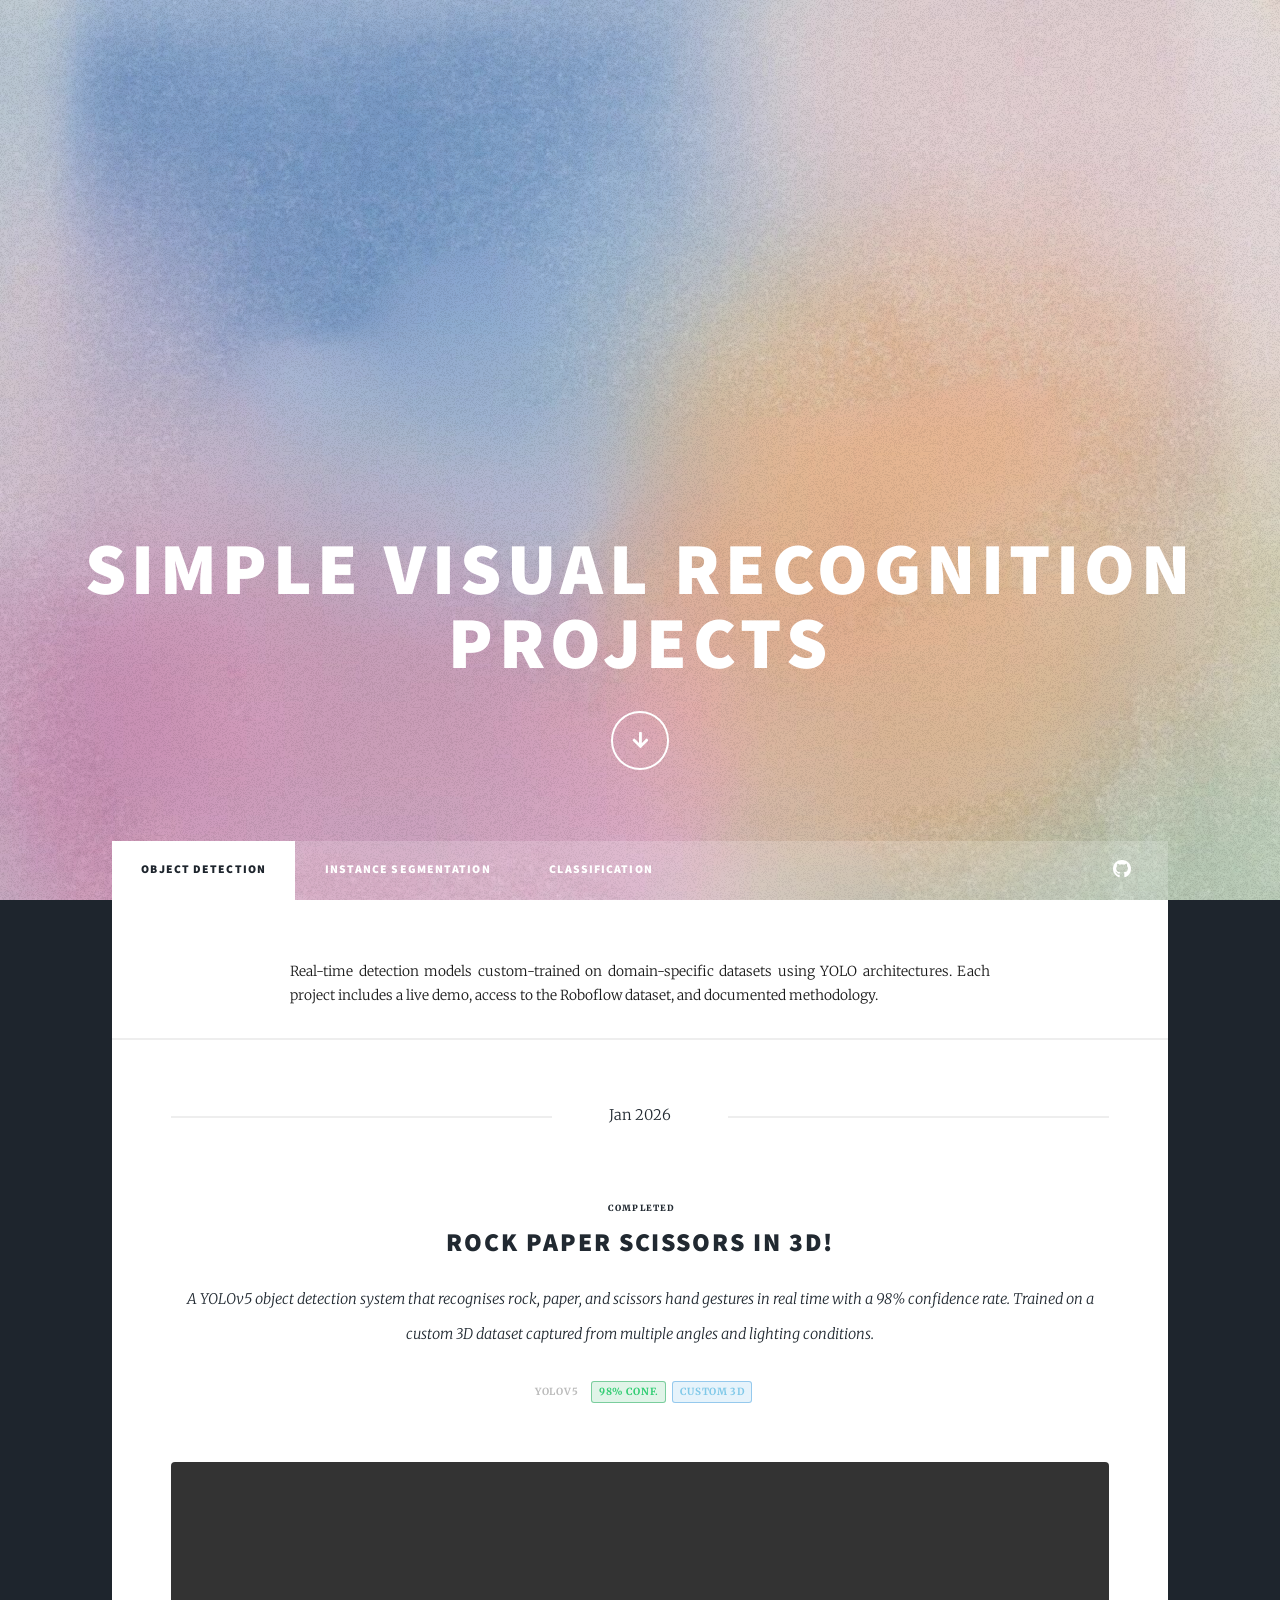
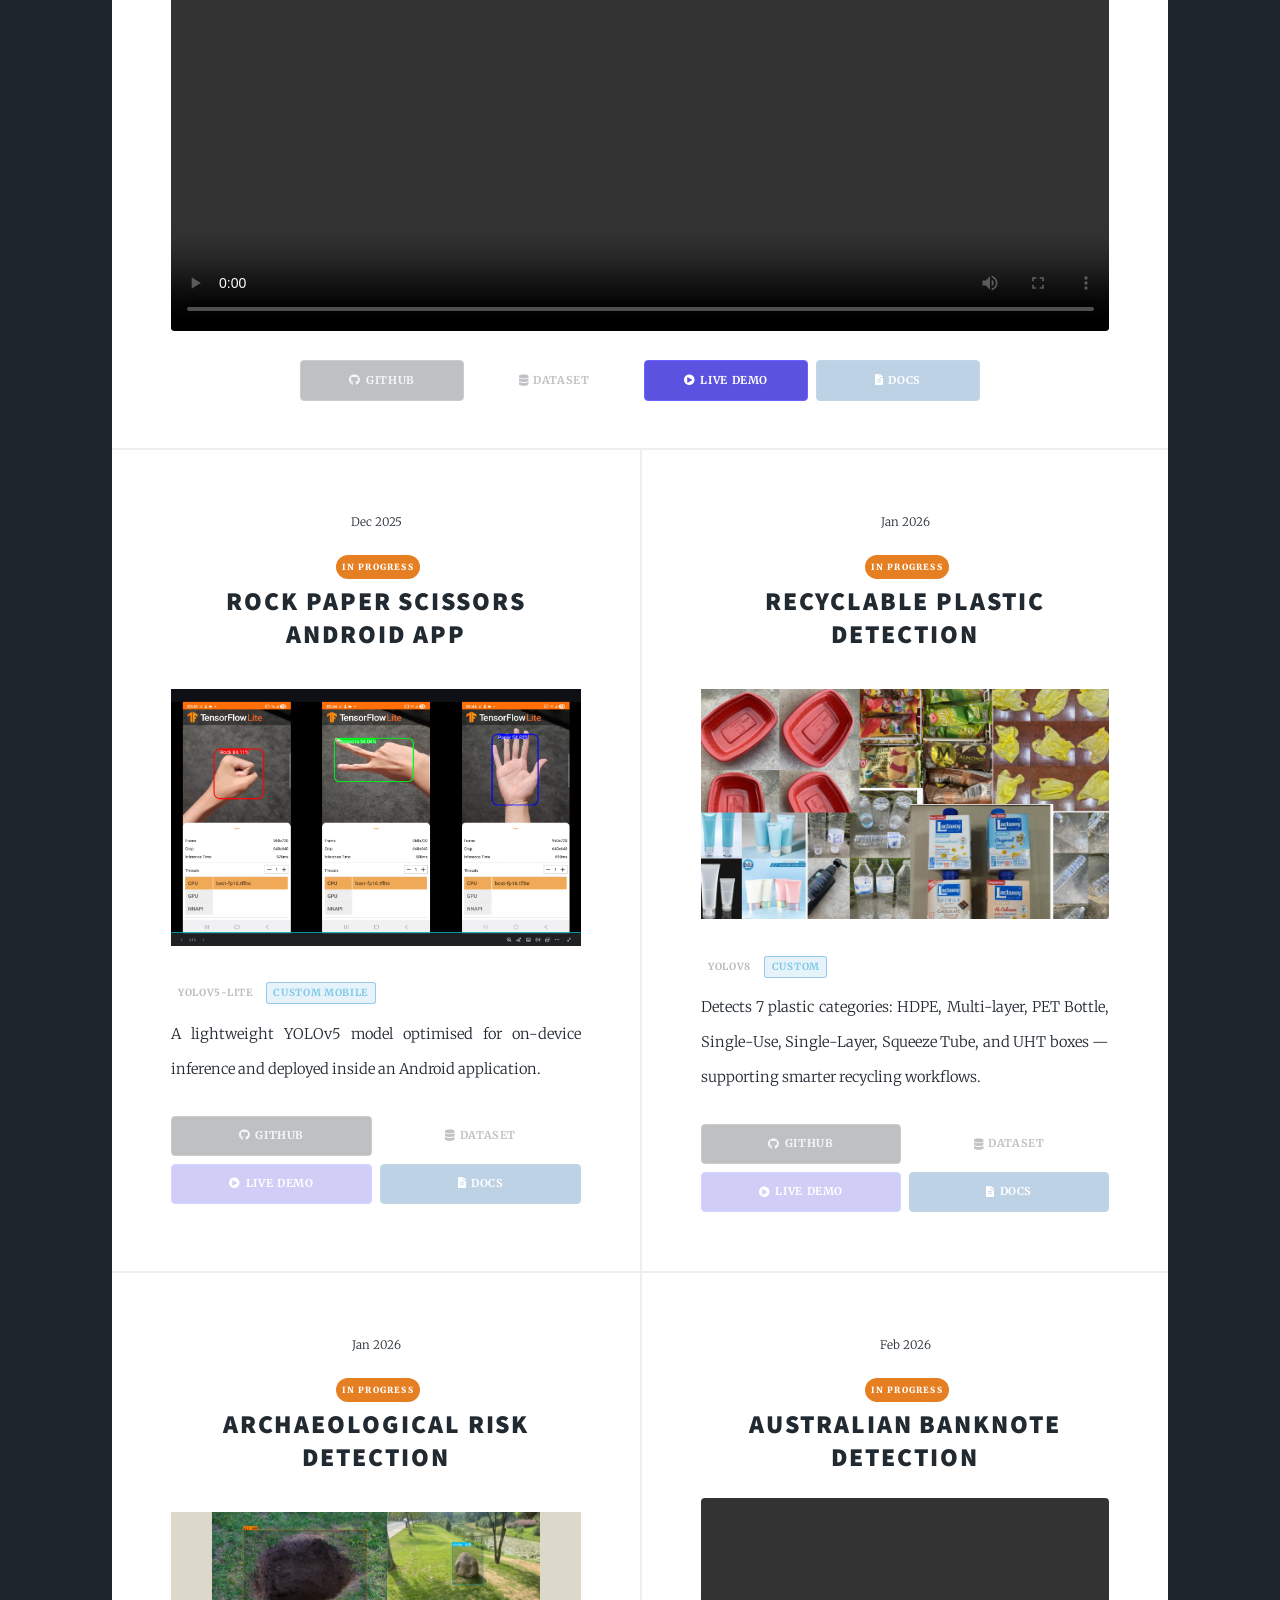
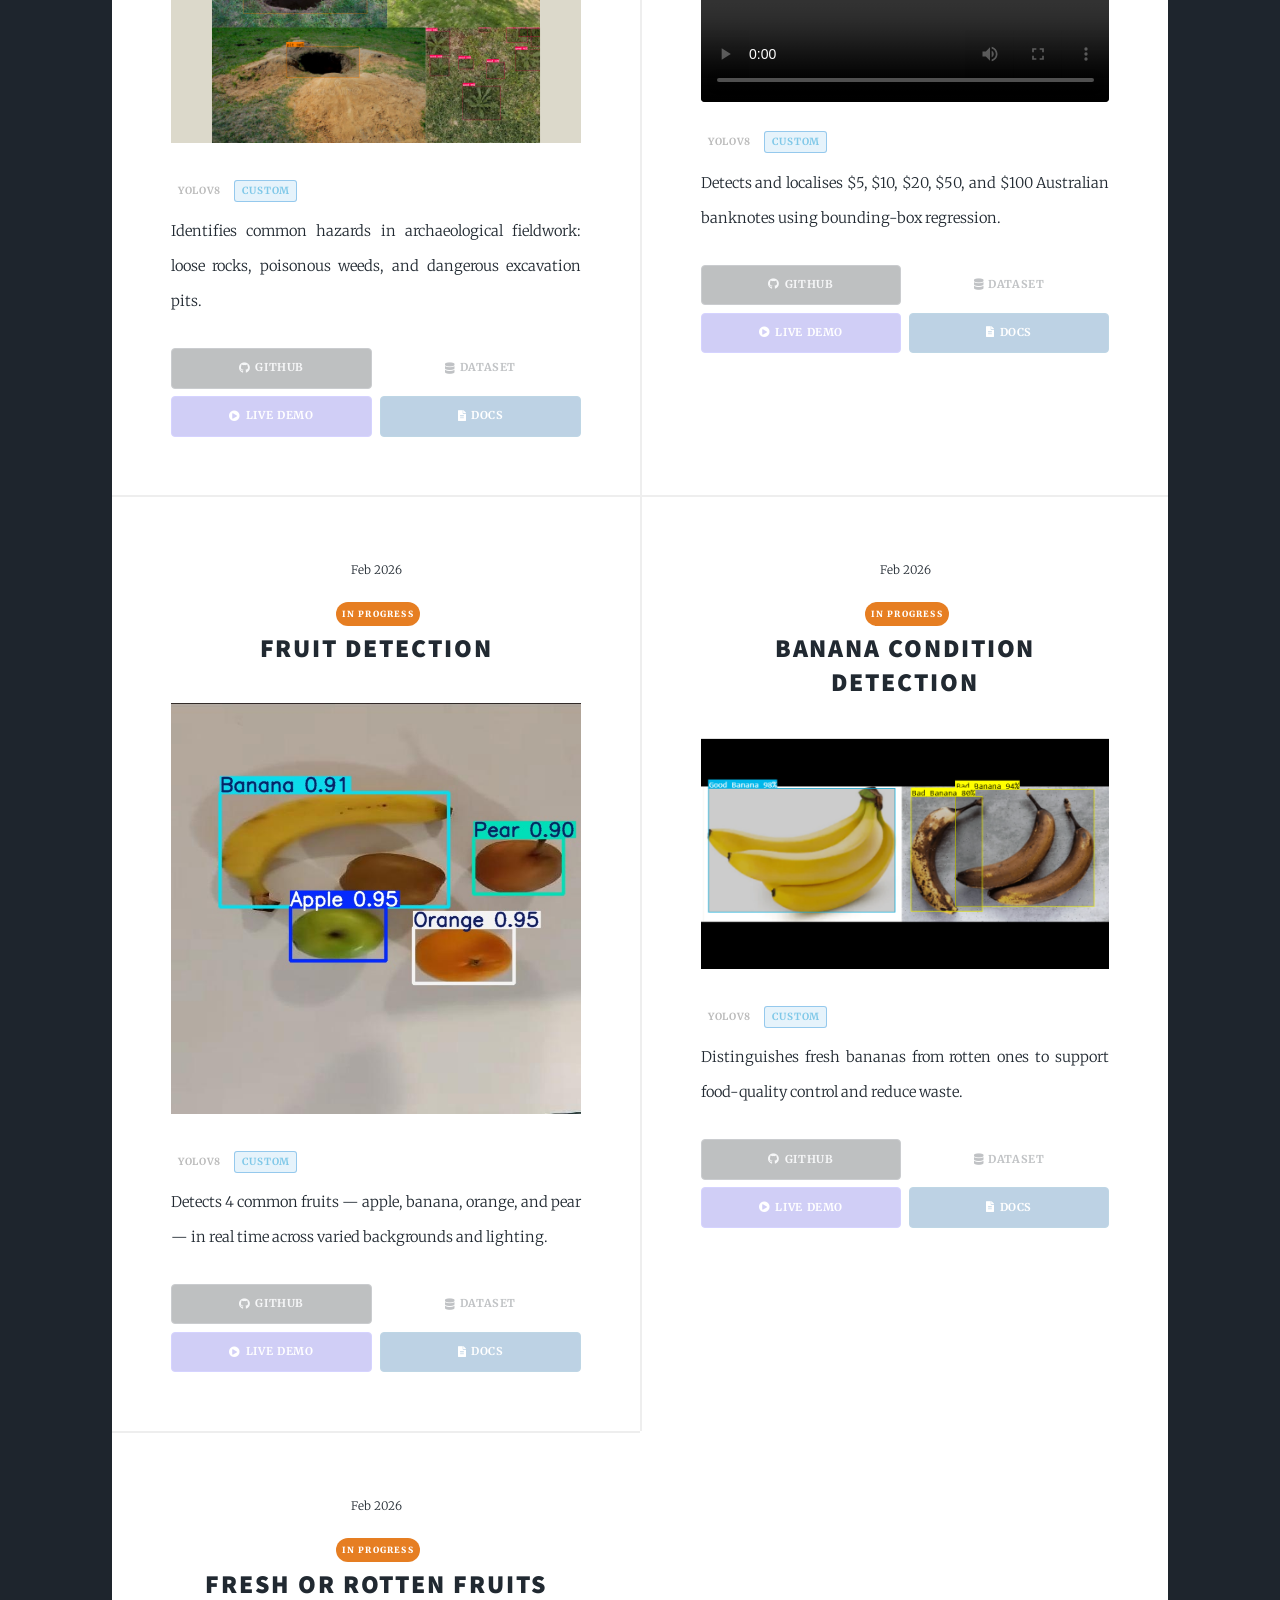
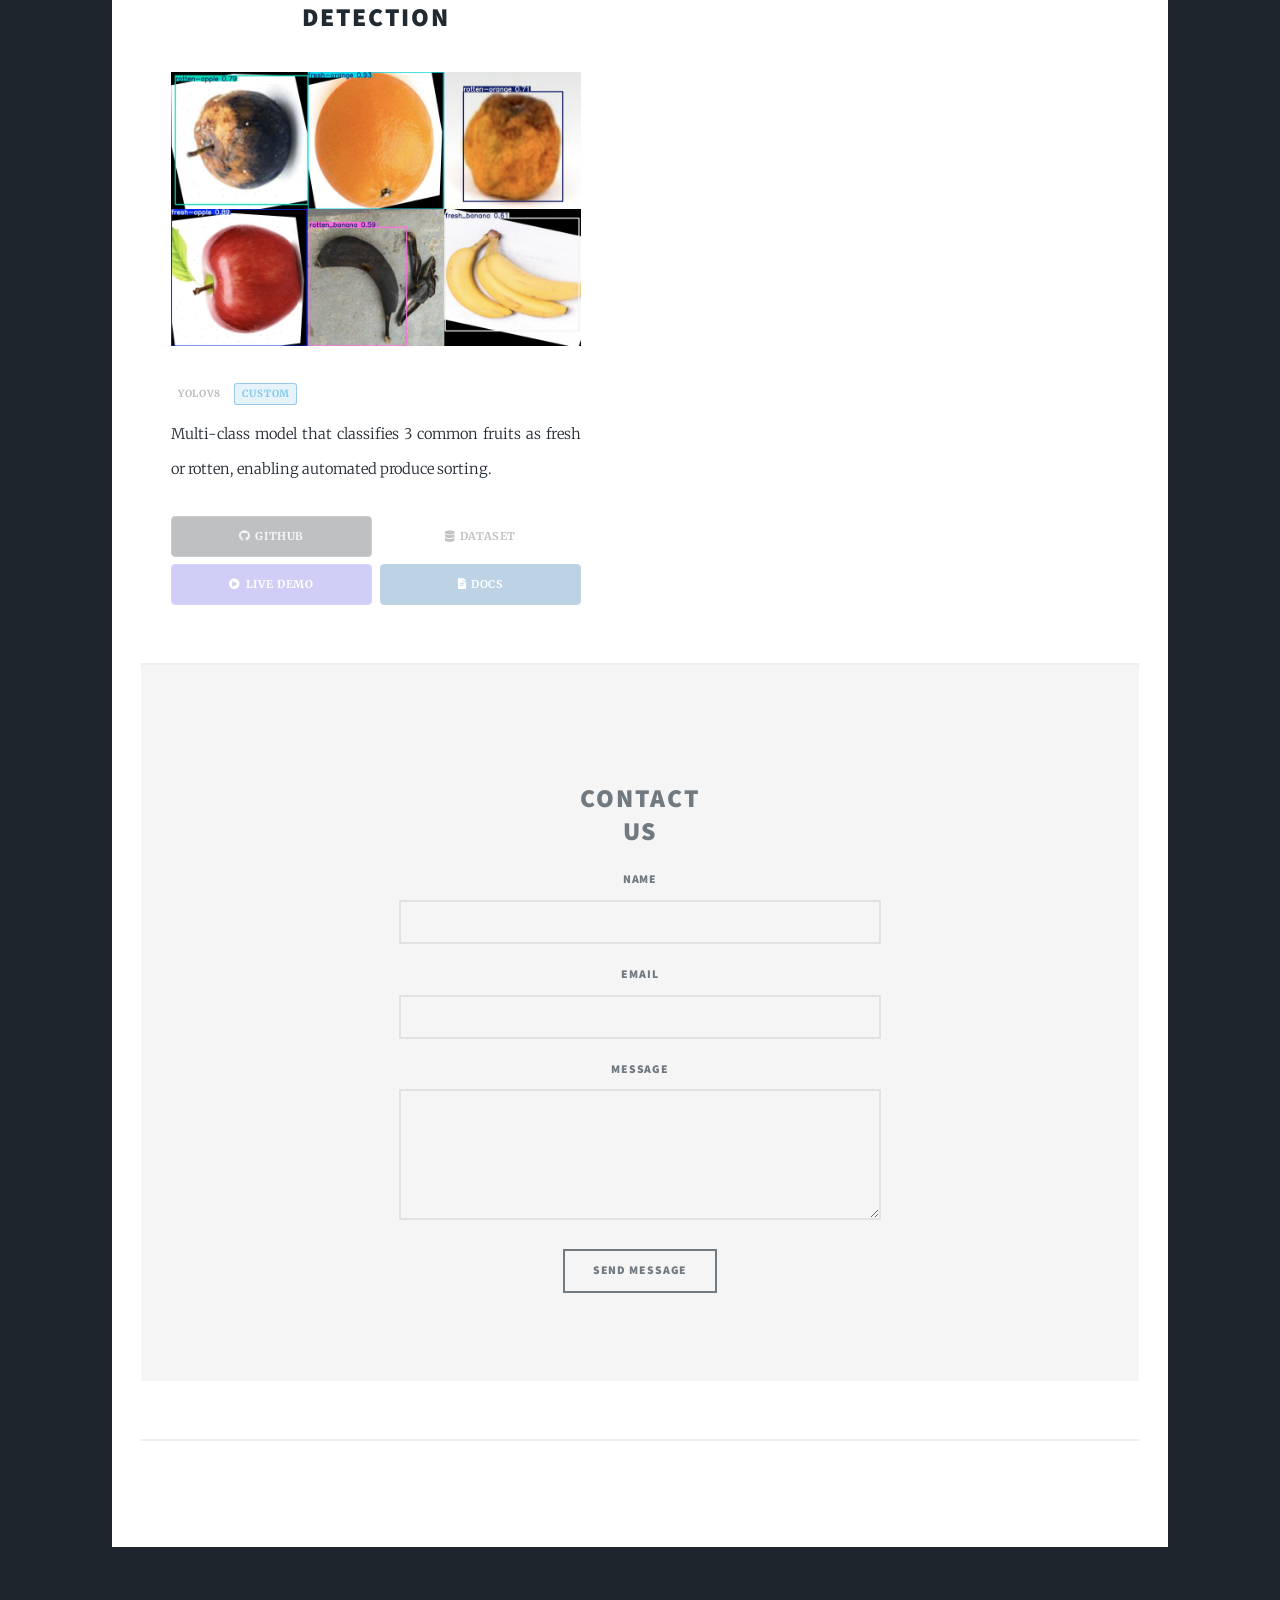
<file: index.html>
<!DOCTYPE HTML>
<!--
	Massively by HTML5 UP
	html5up.net | @ajlkn
	Free for personal and commercial use under the CCA 3.0 license (html5up.net/license)
-->
<html>
	<head>
		<title>Object Detection Projects</title>
		<meta charset="utf-8" />
		<meta name="viewport" content="width=device-width, initial-scale=1, user-scalable=no" />
		<link rel="stylesheet" href="assets/css/main.css" />
		<link rel="stylesheet" href="assets/css/portfolio.css" />
		<noscript><link rel="stylesheet" href="assets/css/noscript.css" /></noscript>
	</head>
	<body class="is-preload">

		<!-- Wrapper -->
			<div id="wrapper" class="fade-in">

				<!-- Intro -->
					<div id="intro">
						<h1>Simple Visual Recognition<br />
						Projects</h1>

	
						<ul class="actions">
							<li><a href="#header" class="button icon solid solo fa-arrow-down scrolly">Continue</a></li>
						</ul>
					</div>

				<!-- Header -->
					<header id="header">
						<a href="index.html" class="logo">Object Detection</a>
					</header>

				<!-- Nav -->
					<nav id="nav">
						<ul class="links">
							<li class="active"><a href="index.html">Object Detection</a></li>
							<li><a href="generic.html">Instance Segmentation</a></li>
							<li><a href="elements.html">Classification</a></li>
						</ul>
						<ul class="icons">
						<li><a href="https://github.com/Leaferd6712" class="icon brands fa-github" target="_blank" rel="noopener"><span class="label">GitHub</span></a></li>
						</ul>
					</nav>
					
					            

				<!-- Main -->
					<div id="main" data-category="objectDetection">

						<!-- Category intro -->
						<div class="category-intro" id="category-intro"></div>

						<!-- Featured project (rendered by portfolio.js) -->
						<div id="featured-container"></div>



							

						<!-- Project grid (rendered by portfolio.js) -->
							<section class="posts" id="projects-grid"></section>

					<!-- OLD STATIC CARDS REMOVED — managed by projects-data.js now
							<section class="posts">
								<article>
									<header>
										<span class="date">December 2025</span>
										<h2><a href="#">Rock Paper<br />
										Scissors In Android App</a></h2>
									</header>
									<a href="#" class="image fit"><img src="images/3-app.png" alt="" /></a>
									<p>A Lightweight YOLOv5 Model Deployed in a Android App.</p>
									<ul class="actions special">
										<li><a href="#" class="button">Check It Out Here! [2 Currently Invalid]</a></li>
									</ul>
								</article>
								<article>
									<header>
										<span class="date">Jan 2026</span>
										<h2><a href="#">Recyclable Plastic<br />
										Detection</a></h2>
									</header>
									<a href="#" class="image fit"><img src="images/pic03.jpg" alt="" /></a>
									<p>This can detect multiple plastics like HDPE Plastic, Multi-layer plastic, PET Bottle, Single Use Plastic, Single Layer Plastic, Squeeze Tube, and UHT boxes.</p>
									<ul class="actions special">
										<li><a href="#" class="button">Check It Out Here! [3 Currently Invalid]</a></li>
									</ul>
								</article>
								<article>
									<header>
										<span class="date">Jan 2026</span>
										<h2><a href="#">Archaeological Risks<br />
										Detection</a></h2>
									</header>
									<a href="#" class="image fit"><img src="images/pic04.jpg" alt="" /></a>
									<p>This model detects common risks in the archaeological field like loose rocks, poisonous weeds, and dangerous pits.</p>
									<ul class="actions special">
										<li><a href="#" class="button">Check It Out Here! [4 Currently Invalid]</a></li>
									</ul>
								</article>
								<article>
									<header>
										<span class="date">Feb 2026</span>
										<h2><a href="#">Australian Bills<br />
										Detection</a></h2>
									</header>
									<a href="#" class="image fit"><img src="images/pic05.jpg" alt="" /></a>
									<p>This is able to detect 5, 10, 20, 50, and 100 dollar bills with a bounding box.</p>
									<ul class="actions special">
										<li><a href="#" class="button">Check It Out Here! [5 Currently Invalid]</a></li>
									</ul>
								</article>
								<article>
									<header>
										<span class="date">Feb 2026</span>
										<h2><a href="#">Fruit<br />
										Detection</a></h2>
									</header>
									<a href="#" class="image fit"><img src="images/pic06.jpg" alt="" /></a>
									<p>This detects 4 common fruits, including apple, banana, orange and pears.</p>
									<ul class="actions special">
										<li><a href="#" class="button">Check It Out Here! [6 Currently Invalid]</a></li>
									</ul>
								</article>
								<article>
									<header>
										<span class="date">Feb 2026</span>
										<h2><a href="#">Banana Condition<br />
										Detection</a></h2>
									</header>
									<a href="#" class="image fit"><img src="images/pic07.jpg" alt="" /></a>
									<p>Use this model to tell the difference between bad rotten bananas from fresh ones.</p>
									<ul class="actions special">
										<li><a href="#" class="button">Check It Out Here [7 Currently Invalid]</a></li>
									</ul>
								</article>
							</section>
					-->

<!-- Footer -->
<footer id="footer" style="text-align: center;">
    <section style="margin: 0 auto; max-width: 600px;">

        <h2>Contact<br>Us</h2>

        <form action="thankyou.html">
            <div class="fields">
                <div class="field">
                    <label for="name">Name</label>
                    <input type="text" name="name" id="name" required />
                </div>
                <div class="field">
                    <label for="email">Email</label>
                    <input type="email" name="email" id="email" required />
                </div>
                <div class="field">
                    <label for="message">Message</label>
                    <textarea name="message" id="message" rows="3" required></textarea>
                </div>
            </div>
            <ul class="actions" style="justify-content: center;">
                <li><input type="submit" value="Send Message" /></li>
            </ul>
        </form>

    </section>
</footer>

				
				<!-- Copyright -->
					<div id="copyright">
						<ul><li>&copy; Mathias</li><li>Design: <a href="https://html5up.net">HTML5 UP</a></li></ul>
					</div>

			</div>

		<!-- Scripts -->
			<script src="assets/js/jquery.min.js"></script>
			<script src="assets/js/jquery.scrollex.min.js"></script>
			<script src="assets/js/jquery.scrolly.min.js"></script>
			<script src="assets/js/browser.min.js"></script>
			<script src="assets/js/breakpoints.min.js"></script>
			<script src="assets/js/util.js"></script>
			<script src="assets/js/main.js"></script>
			<!-- Portfolio data + rendering engine -->
			<script src="assets/js/projects-data.js"></script>
			<script src="assets/js/portfolio.js"></script>

	</body>
</html>
</file>
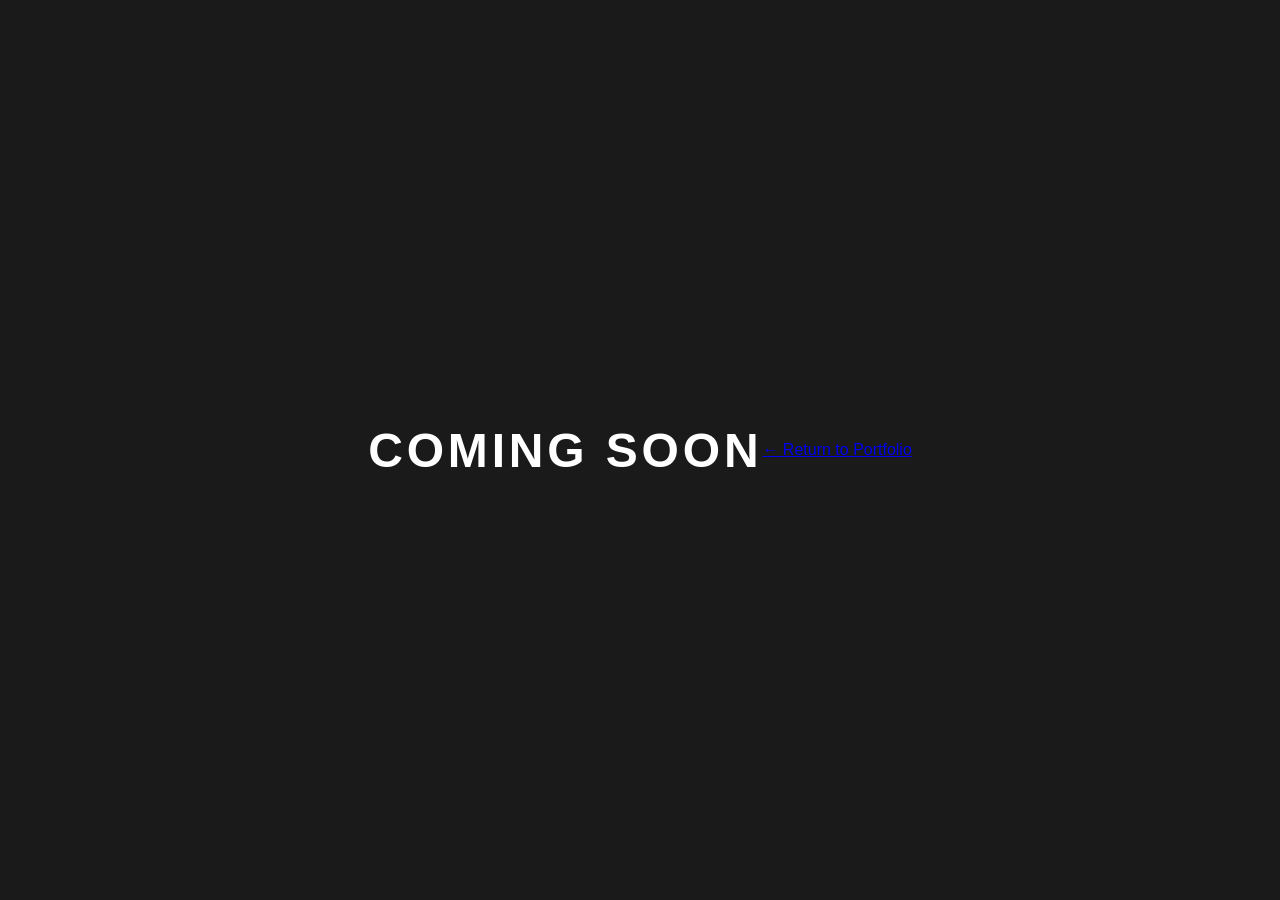
<file: elements.html>
<!DOCTYPE html>
<html>
<head>
    <title>Coming Soon</title>
    <meta charset="utf-8" />
    <meta name="viewport" content="width=device-width, initial-scale=1" />
    <style>
        body {
            background: #1a1a1a;
            display: flex;
            align-items: center;
            justify-content: center;
            min-height: 100vh;
            margin: 0;
            font-family: "Source Sans Pro", Helvetica, sans-serif;
            color: #ffffff;
        }

        h1 {
            font-size: 3rem;
            letter-spacing: 0.08em;
            text-transform: uppercase;
        }
    </style>
</head>
<body>
    <h1>Coming Soon</h1>
	 <a href="index.html">← Return to Portfolio</a>
</body>
</html>
</file>
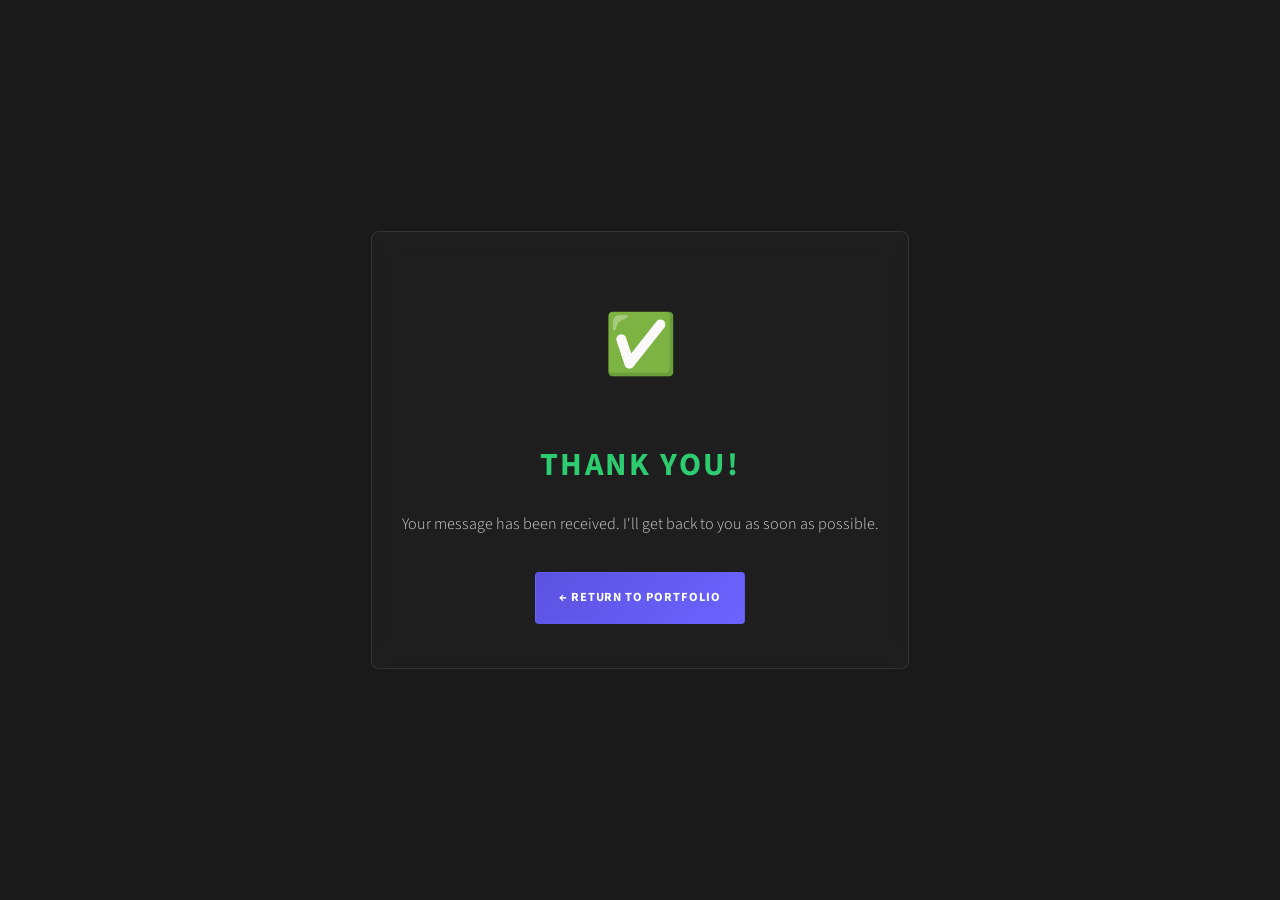
<file: thankyou.html>
<!DOCTYPE html>
<html>
<head>
    <title>Thank You — Visual Recognition Projects</title>
    <meta charset="utf-8" />
    <meta name="viewport" content="width=device-width, initial-scale=1" />
    <link rel="stylesheet" href="assets/css/main.css" />
    <style>
        body {
            background: #1a1a1a;
            display: flex;
            align-items: center;
            justify-content: center;
            min-height: 100vh;
            margin: 0;
            padding: 2em;
            font-family: "Source Sans Pro", Helvetica, sans-serif;
        }
        
        .thank-you-container {
            text-align: center;
            max-width: 600px;
            padding: 3em 2em;
            background: rgba(255, 255, 255, 0.02);
            border: 1px solid rgba(255, 255, 255, 0.1);
            border-radius: 8px;
            backdrop-filter: blur(10px);
        }
        
        .thank-you-icon {
            font-size: 4em;
            margin-bottom: 0.5em;
            display: block;
        }
        
        h2 {
            font-size: 2.2em;
            color: #2ecc71;
            margin: 0.3em 0 0.1em;
            font-weight: 700;
            letter-spacing: 0.08em;
        }
        
        .thank-you-message {
            color: rgba(255, 255, 255, 0.8);
            font-size: 1.1em;
            margin: 1.5em 0 2.2em;
            line-height: 1.6;
        }
        
        a {
            display: inline-block;
            padding: 0.8em 1.8em;
            background: linear-gradient(135deg, #5b52e0, #6c63ff);
            color: #fff;
            text-decoration: none;
            border-radius: 4px;
            font-weight: 700;
            letter-spacing: 0.08em;
            font-size: 0.85em;
            text-transform: uppercase;
            transition: filter 0.2s ease, transform 0.15s ease;
            border: 1px solid rgba(107, 99, 255, 0.4);
        }
        
        a:hover {
            filter: brightness(1.15);
            transform: translateY(-2px);
        }
    </style>
</head>
<body>
    <div class="thank-you-container">
        <span class="thank-you-icon">✅</span>
        <h2>Thank You!</h2>
        <p class="thank-you-message">
            Your message has been received. I'll get back to you as soon as possible.
        </p>
        <a href="index.html">← Return to Portfolio</a>
    </div>
</body>
</html>
</file>
<file: assets/css/portfolio.css>
/* =====================================================================
   PORTFOLIO ENHANCEMENTS — Visual Recognition Projects (Mathias)
   Extends assets/css/main.css — Do NOT modify main.css directly.
   ===================================================================== */

/* ── Card hover lift ──────────────────────────────────────────────── */
#main .posts > article {
  transition: transform 0.22s ease, box-shadow 0.22s ease;
}
#main .posts > article:hover {
  transform: translateY(-5px);
  box-shadow: 0 12px 32px rgba(0, 0, 0, 0.45);
}

/* ── Status pill (Live / In Progress / Coming Soon) ──────────────── */
.project-status {
  display: inline-block;
  font-size: 0.58em;
  font-weight: 900;
  letter-spacing: 0.14em;
  text-transform: uppercase;
  padding: 0.22em 0.72em;
  border-radius: 2em;
  vertical-align: middle;
  margin-left: 0.42em;
  position: relative;
  top: -2px;
}
.project-status.live     { background: #27ae60; color: #fff; }
.project-status.progress { background: #e67e22; color: #fff; }
.project-status.soon     { background: #4a4a4a; color: #999; }

/* ── Badge row (model · accuracy · dataset) ───────────────────────── */
.project-badges {
  display: flex;
  flex-wrap: wrap;
  gap: 0.4em;
  margin: 0.55em 0 0.85em;
}

.badge {
  display: inline-block;
  font-size: 0.67em;
  font-weight: 700;
  letter-spacing: 0.07em;
  text-transform: uppercase;
  padding: 0.22em 0.65em;
  border-radius: 3px;
  line-height: 1.6;
}

.badge.model    { background: rgba(255,255,255,0.06);  border: 1px solid rgba(255,255,255,0.16); color: #bbb; }
.badge.accuracy { background: rgba(39,174,96,0.14);   border: 1px solid rgba(39,174,96,0.55);   color: #2ecc71; }
.badge.dataset  { background: rgba(52,152,219,0.12);  border: 1px solid rgba(52,152,219,0.45);  color: #7fc8e8; }

/* ── 4-button link grid ───────────────────────────────────────────── */
.project-links {
  display: grid;
  grid-template-columns: 1fr 1fr;
  gap: 0.52em;
  margin-top: 1em;
}

.link-btn {
  display: flex;
  align-items: center;
  justify-content: center;
  gap: 0.45em;
  padding: 0.58em 0.5em;
  border-radius: 4px;
  font-size: 0.74em;
  font-weight: 700;
  letter-spacing: 0.06em;
  text-transform: uppercase;
  text-decoration: none !important;
  transition: filter 0.18s ease, transform 0.15s ease;
  white-space: nowrap;
  border: 1px solid transparent;
}

.link-btn:hover:not(.disabled) {
  filter: brightness(1.18);
  transform: translateY(-1px);
  text-decoration: none !important;
}

.link-btn.disabled {
  opacity: 0.28;
  cursor: not-allowed;
  pointer-events: none;
}

/* Button colour themes */
.link-btn.github { background: #1b1f23; color: #e1e4e8; border-color: #444d56; }
.link-btn.colab  { background: #f9ab00; color: #1a1a1a; border-color: #e09d00; }
.link-btn.demo   { background: #5b52e0; color: #fff;    border-color: #6c63ff; }
.link-btn.docs   { background: #1660a0; color: #fff;    border-color: #1a6fa5; }

.link-btn i {
  font-size: 1em;
  line-height: 1;
  flex-shrink: 0;
}

/* ── Featured project: 4-across on wide screens ───────────────────── */
.post.featured .project-links {
  grid-template-columns: repeat(4, 1fr);
  max-width: 680px;
  margin: 1.8em auto 1.2em;
}

.post.featured .project-badges {
  justify-content: center;
  margin-top: 0.8em;
}

@media screen and (max-width: 736px) {
  .post.featured .project-links {
    grid-template-columns: 1fr 1fr;
  }
}

/* ── Category intro bar ───────────────────────────────────────────── */
.category-intro {
  text-align: center;
  padding: 0.5em 1.5em 2em;
  margin-bottom: 2.5em;
}

.category-intro p {
  max-width: 700px;
  margin: 0 auto;
  color: #1a1a1a;
  font-size: 0.94em;
  line-height: 1.8;
}

/* ── Empty state (no projects yet) ───────────────────────────────── */
.empty-state {
  grid-column: 1 / -1;
  text-align: center;
  padding: 4.5em 2em;
  opacity: 0.32;
}

.empty-state i {
  font-size: 2.6em;
  display: block;
  margin-bottom: 0.55em;
}

.empty-state p { margin: 0.3em 0; line-height: 1.7; }

.empty-state code {
  font-size: 0.82em;
  background: rgba(255, 255, 255, 0.07);
  padding: 0.18em 0.48em;
  border-radius: 3px;
  font-family: monospace;
}

/* ── Video container ──────────────────────────────────────────────── */
.video-container {
  margin-bottom: 2em;
}

.video-container video {
  width: 100%;
  border-radius: 4px;
  display: block;
}

/* ── No-image placeholder ─────────────────────────────────────────── */
.img-placeholder {
  background: rgba(255, 255, 255, 0.03);
  border: 1px dashed rgba(255, 255, 255, 0.1);
  border-radius: 4px;
  height: 170px;
  display: flex;
  align-items: center;
  justify-content: center;
  margin-bottom: 1em;
  color: rgba(255, 255, 255, 0.18);
  font-size: 0.72em;
  letter-spacing: 0.12em;
  text-transform: uppercase;
}
</file>
<file: assets/css/main.css>
@import url(fontawesome-all.min.css);
@import url("https://fonts.googleapis.com/css?family=Merriweather:300,700,300italic,700italic|Source+Sans+Pro:900");

/*
	Massively by HTML5 UP
	html5up.net | @ajlkn
	Free for personal and commercial use under the CCA 3.0 license (html5up.net/license)
*/

html, body, div, span, applet, object,
iframe, h1, h2, h3, h4, h5, h6, p, blockquote,
pre, a, abbr, acronym, address, big, cite,
code, del, dfn, em, img, ins, kbd, q, s, samp,
small, strike, strong, sub, sup, tt, var, b,
u, i, center, dl, dt, dd, ol, ul, li, fieldset,
form, label, legend, table, caption, tbody,
tfoot, thead, tr, th, td, article, aside,
canvas, details, embed, figure, figcaption,
footer, header, hgroup, menu, nav, output, ruby,
section, summary, time, mark, audio, video {
	margin: 0;
	padding: 0;
	border: 0;
	font-size: 100%;
	font: inherit;
	vertical-align: baseline;}

article, aside, details, figcaption, figure,
footer, header, hgroup, menu, nav, section {
	display: block;}

body {
	line-height: 1;
}

ol, ul {
	list-style: none;
}

blockquote, q {
	quotes: none;
}

	blockquote:before, blockquote:after, q:before, q:after {
		content: '';
		content: none;
	}

table {
	border-collapse: collapse;
	border-spacing: 0;
}

body {
	-webkit-text-size-adjust: none;
}

mark {
	background-color: transparent;
	color: inherit;
}

input::-moz-focus-inner {
	border: 0;
	padding: 0;
}

input, select, textarea {
	-moz-appearance: none;
	-webkit-appearance: none;
	-ms-appearance: none;
	appearance: none;
}

/* Basic */

	@-ms-viewport {
		width: device-width;
	}

	body {
		-ms-overflow-style: scrollbar;
	}

	@media screen and (max-width: 480px) {

		html, body {
			min-width: 320px;
		}

	}

	html {
		box-sizing: border-box;
	}

	*, *:before, *:after {
		box-sizing: inherit;
	}

	body {
		background-color: #1e252d;
	}

		body.is-preload *, body.is-preload *:before, body.is-preload *:after {
			-moz-animation: none !important;
			-webkit-animation: none !important;
			-ms-animation: none !important;
			animation: none !important;
			-moz-transition: none !important;
			-webkit-transition: none !important;
			-ms-transition: none !important;
			transition: none !important;
		}

/* Type */

	html {
		font-size: 16pt;
	}

		@media screen and (max-width: 1680px) {

			html {
				font-size: 12pt;
			}

		}

		@media screen and (max-width: 1280px) {

			html {
				font-size: 11pt;
			}

		}

		@media screen and (max-width: 360px) {

			html {
				font-size: 10pt;
			}

		}

	body {
		color: #212931;
	}

	body, input, select, textarea {
		font-family: "Merriweather", Georgia, serif;
		font-weight: 300;
		font-size: 1rem;
		line-height: 2.375;
	}

	a {
		-moz-transition: color 0.2s ease-in-out, background-color 0.2s ease-in-out, border-color 0.2s ease-in-out, box-shadow 0.2s ease-in-out;
		-webkit-transition: color 0.2s ease-in-out, background-color 0.2s ease-in-out, border-color 0.2s ease-in-out, box-shadow 0.2s ease-in-out;
		-ms-transition: color 0.2s ease-in-out, background-color 0.2s ease-in-out, border-color 0.2s ease-in-out, box-shadow 0.2s ease-in-out;
		transition: color 0.2s ease-in-out, background-color 0.2s ease-in-out, border-color 0.2s ease-in-out, box-shadow 0.2s ease-in-out;
		border-bottom: dotted 1px;
		text-decoration: none;
	}

		a:hover {
			border-bottom-color: transparent;
		}

	strong, b {
		font-weight: 600;
	}

	em, i {
		font-style: italic;
	}

	p {
		text-align: justify;
		margin: 0 0 2rem 0;
	}

	h1, h2, h3, h4, h5, h6 {
		font-family: "Source Sans Pro", Helvetica, sans-serif;
		font-weight: 900;
		line-height: 1.5;
		letter-spacing: 0.075em;
		text-transform: uppercase;
		margin: 0 0 1rem 0;
	}

		h1 a, h2 a, h3 a, h4 a, h5 a, h6 a {
			border-bottom: 0;
			color: inherit;
			text-decoration: none;
		}

	h1 {
		font-size: 4rem;
		line-height: 1.1;
		margin: 0 0 2rem 0;
	}

	h2 {
		font-size: 1.75rem;
		line-height: 1.3;
		margin: 0 0 1.5rem 0;
	}

	h3 {
		font-size: 1.25rem;
		margin: 0 0 1.5rem 0;
	}

	h4 {
		font-size: 1rem;
	}

	h5 {
		font-size: 0.9rem;
	}

	h6 {
		font-size: 0.8rem;
	}

	sub {
		font-size: 0.8rem;
		position: relative;
		top: 0.5rem;
	}

	sup {
		font-size: 0.8rem;
		position: relative;
		top: -0.5rem;
	}

	blockquote {
		border-left: solid 4px;
		font-style: italic;
		margin: 0 0 2rem 0;
		padding: 0.5rem 0 0.5rem 2rem;
	}

	code {
		border: solid 2px;
		font-family: "Courier New", monospace;
		font-size: 0.9rem;
		margin: 0 0.25rem;
		padding: 0.25rem 0.65rem;
	}

	pre {
		-webkit-overflow-scrolling: touch;
		font-family: "Courier New", monospace;
		font-size: 0.9rem;
		margin: 0 0 2rem 0;
	}

		pre code {
			display: block;
			line-height: 1.75;
			padding: 1rem 1.5rem;
			overflow-x: auto;
		}

	hr {
		border: 0;
		border-bottom: solid 2px;
		margin: 3rem 0;
	}

		hr.major {
			margin: 5rem 0;
		}

	.align-left {
		text-align: left;
	}

	.align-center {
		text-align: center;
	}

	.align-right {
		text-align: right;
	}

	input, select, textarea {
		color: #212931;
	}

	a {
		color: #212931;
		border-bottom-color: rgba(33, 41, 49, 0.5);
	}

		a:hover {
			border-bottom-color: transparent;
			color: #18bfef !important;
		}

	strong, b {
		color: #212931;
	}

	h1, h2, h3, h4, h5, h6 {
		color: #212931;
	}

	blockquote {
		border-left-color: #eeeeee;
	}

	code {
		background: rgba(220, 220, 220, 0.25);
		border-color: #eeeeee;
	}

	hr {
		border-bottom-color: #eeeeee;
	}

/* Row */

	.row {
		display: flex;
		flex-wrap: wrap;
		box-sizing: border-box;
		align-items: stretch;
	}

		.row > * {
			box-sizing: border-box;
		}

		.row.gtr-uniform > * > :last-child {
			margin-bottom: 0;
		}

		.row.aln-left {
			justify-content: flex-start;
		}

		.row.aln-center {
			justify-content: center;
		}

		.row.aln-right {
			justify-content: flex-end;
		}

		.row.aln-top {
			align-items: flex-start;
		}

		.row.aln-middle {
			align-items: center;
		}

		.row.aln-bottom {
			align-items: flex-end;
		}

		.row > .imp {
			order: -1;
		}

		.row > .col-1 {
			width: 8.33333%;
		}

		.row > .off-1 {
			margin-left: 8.33333%;
		}

		.row > .col-2 {
			width: 16.66667%;
		}

		.row > .off-2 {
			margin-left: 16.66667%;
		}

		.row > .col-3 {
			width: 25%;
		}

		.row > .off-3 {
			margin-left: 25%;
		}

		.row > .col-4 {
			width: 33.33333%;
		}

		.row > .off-4 {
			margin-left: 33.33333%;
		}

		.row > .col-5 {
			width: 41.66667%;
		}

		.row > .off-5 {
			margin-left: 41.66667%;
		}

		.row > .col-6 {
			width: 50%;
		}

		.row > .off-6 {
			margin-left: 50%;
		}

		.row > .col-7 {
			width: 58.33333%;
		}

		.row > .off-7 {
			margin-left: 58.33333%;
		}

		.row > .col-8 {
			width: 66.66667%;
		}

		.row > .off-8 {
			margin-left: 66.66667%;
		}

		.row > .col-9 {
			width: 75%;
		}

		.row > .off-9 {
			margin-left: 75%;
		}

		.row > .col-10 {
			width: 83.33333%;
		}

		.row > .off-10 {
			margin-left: 83.33333%;
		}

		.row > .col-11 {
			width: 91.66667%;
		}

		.row > .off-11 {
			margin-left: 91.66667%;
		}

		.row > .col-12 {
			width: 100%;
		}

		.row > .off-12 {
			margin-left: 100%;
		}

		.row.gtr-0 {
			margin-top: 0;
			margin-left: 0rem;
		}

			.row.gtr-0 > * {
				padding: 0 0 0 0rem;
			}

			.row.gtr-0.gtr-uniform {
				margin-top: 0rem;
			}

				.row.gtr-0.gtr-uniform > * {
					padding-top: 0rem;
				}

		.row.gtr-25 {
			margin-top: 0;
			margin-left: -0.375rem;
		}

			.row.gtr-25 > * {
				padding: 0 0 0 0.375rem;
			}

			.row.gtr-25.gtr-uniform {
				margin-top: -0.375rem;
			}

				.row.gtr-25.gtr-uniform > * {
					padding-top: 0.375rem;
				}

		.row.gtr-50 {
			margin-top: 0;
			margin-left: -0.75rem;
		}

			.row.gtr-50 > * {
				padding: 0 0 0 0.75rem;
			}

			.row.gtr-50.gtr-uniform {
				margin-top: -0.75rem;
			}

				.row.gtr-50.gtr-uniform > * {
					padding-top: 0.75rem;
				}

		.row {
			margin-top: 0;
			margin-left: -1.5rem;
		}

			.row > * {
				padding: 0 0 0 1.5rem;
			}

			.row.gtr-uniform {
				margin-top: -1.5rem;
			}

				.row.gtr-uniform > * {
					padding-top: 1.5rem;
				}

		.row.gtr-150 {
			margin-top: 0;
			margin-left: -2.25rem;
		}

			.row.gtr-150 > * {
				padding: 0 0 0 2.25rem;
			}

			.row.gtr-150.gtr-uniform {
				margin-top: -2.25rem;
			}

				.row.gtr-150.gtr-uniform > * {
					padding-top: 2.25rem;
				}

		.row.gtr-200 {
			margin-top: 0;
			margin-left: -3rem;
		}

			.row.gtr-200 > * {
				padding: 0 0 0 3rem;
			}

			.row.gtr-200.gtr-uniform {
				margin-top: -3rem;
			}

				.row.gtr-200.gtr-uniform > * {
					padding-top: 3rem;
				}

		@media screen and (max-width: 1680px) {

			.row {
				display: flex;
				flex-wrap: wrap;
				box-sizing: border-box;
				align-items: stretch;
			}

				.row > * {
					box-sizing: border-box;
				}

				.row.gtr-uniform > * > :last-child {
					margin-bottom: 0;
				}

				.row.aln-left {
					justify-content: flex-start;
				}

				.row.aln-center {
					justify-content: center;
				}

				.row.aln-right {
					justify-content: flex-end;
				}

				.row.aln-top {
					align-items: flex-start;
				}

				.row.aln-middle {
					align-items: center;
				}

				.row.aln-bottom {
					align-items: flex-end;
				}

				.row > .imp-xlarge {
					order: -1;
				}

				.row > .col-1-xlarge {
					width: 8.33333%;
				}

				.row > .off-1-xlarge {
					margin-left: 8.33333%;
				}

				.row > .col-2-xlarge {
					width: 16.66667%;
				}

				.row > .off-2-xlarge {
					margin-left: 16.66667%;
				}

				.row > .col-3-xlarge {
					width: 25%;
				}

				.row > .off-3-xlarge {
					margin-left: 25%;
				}

				.row > .col-4-xlarge {
					width: 33.33333%;
				}

				.row > .off-4-xlarge {
					margin-left: 33.33333%;
				}

				.row > .col-5-xlarge {
					width: 41.66667%;
				}

				.row > .off-5-xlarge {
					margin-left: 41.66667%;
				}

				.row > .col-6-xlarge {
					width: 50%;
				}

				.row > .off-6-xlarge {
					margin-left: 50%;
				}

				.row > .col-7-xlarge {
					width: 58.33333%;
				}

				.row > .off-7-xlarge {
					margin-left: 58.33333%;
				}

				.row > .col-8-xlarge {
					width: 66.66667%;
				}

				.row > .off-8-xlarge {
					margin-left: 66.66667%;
				}

				.row > .col-9-xlarge {
					width: 75%;
				}

				.row > .off-9-xlarge {
					margin-left: 75%;
				}

				.row > .col-10-xlarge {
					width: 83.33333%;
				}

				.row > .off-10-xlarge {
					margin-left: 83.33333%;
				}

				.row > .col-11-xlarge {
					width: 91.66667%;
				}

				.row > .off-11-xlarge {
					margin-left: 91.66667%;
				}

				.row > .col-12-xlarge {
					width: 100%;
				}

				.row > .off-12-xlarge {
					margin-left: 100%;
				}

				.row.gtr-0 {
					margin-top: 0;
					margin-left: 0rem;
				}

					.row.gtr-0 > * {
						padding: 0 0 0 0rem;
					}

					.row.gtr-0.gtr-uniform {
						margin-top: 0rem;
					}

						.row.gtr-0.gtr-uniform > * {
							padding-top: 0rem;
						}

				.row.gtr-25 {
					margin-top: 0;
					margin-left: -0.375rem;
				}

					.row.gtr-25 > * {
						padding: 0 0 0 0.375rem;
					}

					.row.gtr-25.gtr-uniform {
						margin-top: -0.375rem;
					}

						.row.gtr-25.gtr-uniform > * {
							padding-top: 0.375rem;
						}

				.row.gtr-50 {
					margin-top: 0;
					margin-left: -0.75rem;
				}

					.row.gtr-50 > * {
						padding: 0 0 0 0.75rem;
					}

					.row.gtr-50.gtr-uniform {
						margin-top: -0.75rem;
					}

						.row.gtr-50.gtr-uniform > * {
							padding-top: 0.75rem;
						}

				.row {
					margin-top: 0;
					margin-left: -1.5rem;
				}

					.row > * {
						padding: 0 0 0 1.5rem;
					}

					.row.gtr-uniform {
						margin-top: -1.5rem;
					}

						.row.gtr-uniform > * {
							padding-top: 1.5rem;
						}

				.row.gtr-150 {
					margin-top: 0;
					margin-left: -2.25rem;
				}

					.row.gtr-150 > * {
						padding: 0 0 0 2.25rem;
					}

					.row.gtr-150.gtr-uniform {
						margin-top: -2.25rem;
					}

						.row.gtr-150.gtr-uniform > * {
							padding-top: 2.25rem;
						}

				.row.gtr-200 {
					margin-top: 0;
					margin-left: -3rem;
				}

					.row.gtr-200 > * {
						padding: 0 0 0 3rem;
					}

					.row.gtr-200.gtr-uniform {
						margin-top: -3rem;
					}

						.row.gtr-200.gtr-uniform > * {
							padding-top: 3rem;
						}

		}

		@media screen and (max-width: 1280px) {

			.row {
				display: flex;
				flex-wrap: wrap;
				box-sizing: border-box;
				align-items: stretch;
			}

				.row > * {
					box-sizing: border-box;
				}

				.row.gtr-uniform > * > :last-child {
					margin-bottom: 0;
				}

				.row.aln-left {
					justify-content: flex-start;
				}

				.row.aln-center {
					justify-content: center;
				}

				.row.aln-right {
					justify-content: flex-end;
				}

				.row.aln-top {
					align-items: flex-start;
				}

				.row.aln-middle {
					align-items: center;
				}

				.row.aln-bottom {
					align-items: flex-end;
				}

				.row > .imp-large {
					order: -1;
				}

				.row > .col-1-large {
					width: 8.33333%;
				}

				.row > .off-1-large {
					margin-left: 8.33333%;
				}

				.row > .col-2-large {
					width: 16.66667%;
				}

				.row > .off-2-large {
					margin-left: 16.66667%;
				}

				.row > .col-3-large {
					width: 25%;
				}

				.row > .off-3-large {
					margin-left: 25%;
				}

				.row > .col-4-large {
					width: 33.33333%;
				}

				.row > .off-4-large {
					margin-left: 33.33333%;
				}

				.row > .col-5-large {
					width: 41.66667%;
				}

				.row > .off-5-large {
					margin-left: 41.66667%;
				}

				.row > .col-6-large {
					width: 50%;
				}

				.row > .off-6-large {
					margin-left: 50%;
				}

				.row > .col-7-large {
					width: 58.33333%;
				}

				.row > .off-7-large {
					margin-left: 58.33333%;
				}

				.row > .col-8-large {
					width: 66.66667%;
				}

				.row > .off-8-large {
					margin-left: 66.66667%;
				}

				.row > .col-9-large {
					width: 75%;
				}

				.row > .off-9-large {
					margin-left: 75%;
				}

				.row > .col-10-large {
					width: 83.33333%;
				}

				.row > .off-10-large {
					margin-left: 83.33333%;
				}

				.row > .col-11-large {
					width: 91.66667%;
				}

				.row > .off-11-large {
					margin-left: 91.66667%;
				}

				.row > .col-12-large {
					width: 100%;
				}

				.row > .off-12-large {
					margin-left: 100%;
				}

				.row.gtr-0 {
					margin-top: 0;
					margin-left: 0rem;
				}

					.row.gtr-0 > * {
						padding: 0 0 0 0rem;
					}

					.row.gtr-0.gtr-uniform {
						margin-top: 0rem;
					}

						.row.gtr-0.gtr-uniform > * {
							padding-top: 0rem;
						}

				.row.gtr-25 {
					margin-top: 0;
					margin-left: -0.375rem;
				}

					.row.gtr-25 > * {
						padding: 0 0 0 0.375rem;
					}

					.row.gtr-25.gtr-uniform {
						margin-top: -0.375rem;
					}

						.row.gtr-25.gtr-uniform > * {
							padding-top: 0.375rem;
						}

				.row.gtr-50 {
					margin-top: 0;
					margin-left: -0.75rem;
				}

					.row.gtr-50 > * {
						padding: 0 0 0 0.75rem;
					}

					.row.gtr-50.gtr-uniform {
						margin-top: -0.75rem;
					}

						.row.gtr-50.gtr-uniform > * {
							padding-top: 0.75rem;
						}

				.row {
					margin-top: 0;
					margin-left: -1.5rem;
				}

					.row > * {
						padding: 0 0 0 1.5rem;
					}

					.row.gtr-uniform {
						margin-top: -1.5rem;
					}

						.row.gtr-uniform > * {
							padding-top: 1.5rem;
						}

				.row.gtr-150 {
					margin-top: 0;
					margin-left: -2.25rem;
				}

					.row.gtr-150 > * {
						padding: 0 0 0 2.25rem;
					}

					.row.gtr-150.gtr-uniform {
						margin-top: -2.25rem;
					}

						.row.gtr-150.gtr-uniform > * {
							padding-top: 2.25rem;
						}

				.row.gtr-200 {
					margin-top: 0;
					margin-left: -3rem;
				}

					.row.gtr-200 > * {
						padding: 0 0 0 3rem;
					}

					.row.gtr-200.gtr-uniform {
						margin-top: -3rem;
					}

						.row.gtr-200.gtr-uniform > * {
							padding-top: 3rem;
						}

		}

		@media screen and (max-width: 980px) {

			.row {
				display: flex;
				flex-wrap: wrap;
				box-sizing: border-box;
				align-items: stretch;
			}

				.row > * {
					box-sizing: border-box;
				}

				.row.gtr-uniform > * > :last-child {
					margin-bottom: 0;
				}

				.row.aln-left {
					justify-content: flex-start;
				}

				.row.aln-center {
					justify-content: center;
				}

				.row.aln-right {
					justify-content: flex-end;
				}

				.row.aln-top {
					align-items: flex-start;
				}

				.row.aln-middle {
					align-items: center;
				}

				.row.aln-bottom {
					align-items: flex-end;
				}

				.row > .imp-medium {
					order: -1;
				}

				.row > .col-1-medium {
					width: 8.33333%;
				}

				.row > .off-1-medium {
					margin-left: 8.33333%;
				}

				.row > .col-2-medium {
					width: 16.66667%;
				}

				.row > .off-2-medium {
					margin-left: 16.66667%;
				}

				.row > .col-3-medium {
					width: 25%;
				}

				.row > .off-3-medium {
					margin-left: 25%;
				}

				.row > .col-4-medium {
					width: 33.33333%;
				}

				.row > .off-4-medium {
					margin-left: 33.33333%;
				}

				.row > .col-5-medium {
					width: 41.66667%;
				}

				.row > .off-5-medium {
					margin-left: 41.66667%;
				}

				.row > .col-6-medium {
					width: 50%;
				}

				.row > .off-6-medium {
					margin-left: 50%;
				}

				.row > .col-7-medium {
					width: 58.33333%;
				}

				.row > .off-7-medium {
					margin-left: 58.33333%;
				}

				.row > .col-8-medium {
					width: 66.66667%;
				}

				.row > .off-8-medium {
					margin-left: 66.66667%;
				}

				.row > .col-9-medium {
					width: 75%;
				}

				.row > .off-9-medium {
					margin-left: 75%;
				}

				.row > .col-10-medium {
					width: 83.33333%;
				}

				.row > .off-10-medium {
					margin-left: 83.33333%;
				}

				.row > .col-11-medium {
					width: 91.66667%;
				}

				.row > .off-11-medium {
					margin-left: 91.66667%;
				}

				.row > .col-12-medium {
					width: 100%;
				}

				.row > .off-12-medium {
					margin-left: 100%;
				}

				.row.gtr-0 {
					margin-top: 0;
					margin-left: 0rem;
				}

					.row.gtr-0 > * {
						padding: 0 0 0 0rem;
					}

					.row.gtr-0.gtr-uniform {
						margin-top: 0rem;
					}

						.row.gtr-0.gtr-uniform > * {
							padding-top: 0rem;
						}

				.row.gtr-25 {
					margin-top: 0;
					margin-left: -0.375rem;
				}

					.row.gtr-25 > * {
						padding: 0 0 0 0.375rem;
					}

					.row.gtr-25.gtr-uniform {
						margin-top: -0.375rem;
					}

						.row.gtr-25.gtr-uniform > * {
							padding-top: 0.375rem;
						}

				.row.gtr-50 {
					margin-top: 0;
					margin-left: -0.75rem;
				}

					.row.gtr-50 > * {
						padding: 0 0 0 0.75rem;
					}

					.row.gtr-50.gtr-uniform {
						margin-top: -0.75rem;
					}

						.row.gtr-50.gtr-uniform > * {
							padding-top: 0.75rem;
						}

				.row {
					margin-top: 0;
					margin-left: -1.5rem;
				}

					.row > * {
						padding: 0 0 0 1.5rem;
					}

					.row.gtr-uniform {
						margin-top: -1.5rem;
					}

						.row.gtr-uniform > * {
							padding-top: 1.5rem;
						}

				.row.gtr-150 {
					margin-top: 0;
					margin-left: -2.25rem;
				}

					.row.gtr-150 > * {
						padding: 0 0 0 2.25rem;
					}

					.row.gtr-150.gtr-uniform {
						margin-top: -2.25rem;
					}

						.row.gtr-150.gtr-uniform > * {
							padding-top: 2.25rem;
						}

				.row.gtr-200 {
					margin-top: 0;
					margin-left: -3rem;
				}

					.row.gtr-200 > * {
						padding: 0 0 0 3rem;
					}

					.row.gtr-200.gtr-uniform {
						margin-top: -3rem;
					}

						.row.gtr-200.gtr-uniform > * {
							padding-top: 3rem;
						}

		}

		@media screen and (max-width: 736px) {

			.row {
				display: flex;
				flex-wrap: wrap;
				box-sizing: border-box;
				align-items: stretch;
			}

				.row > * {
					box-sizing: border-box;
				}

				.row.gtr-uniform > * > :last-child {
					margin-bottom: 0;
				}

				.row.aln-left {
					justify-content: flex-start;
				}

				.row.aln-center {
					justify-content: center;
				}

				.row.aln-right {
					justify-content: flex-end;
				}

				.row.aln-top {
					align-items: flex-start;
				}

				.row.aln-middle {
					align-items: center;
				}

				.row.aln-bottom {
					align-items: flex-end;
				}

				.row > .imp-small {
					order: -1;
				}

				.row > .col-1-small {
					width: 8.33333%;
				}

				.row > .off-1-small {
					margin-left: 8.33333%;
				}

				.row > .col-2-small {
					width: 16.66667%;
				}

				.row > .off-2-small {
					margin-left: 16.66667%;
				}

				.row > .col-3-small {
					width: 25%;
				}

				.row > .off-3-small {
					margin-left: 25%;
				}

				.row > .col-4-small {
					width: 33.33333%;
				}

				.row > .off-4-small {
					margin-left: 33.33333%;
				}

				.row > .col-5-small {
					width: 41.66667%;
				}

				.row > .off-5-small {
					margin-left: 41.66667%;
				}

				.row > .col-6-small {
					width: 50%;
				}

				.row > .off-6-small {
					margin-left: 50%;
				}

				.row > .col-7-small {
					width: 58.33333%;
				}

				.row > .off-7-small {
					margin-left: 58.33333%;
				}

				.row > .col-8-small {
					width: 66.66667%;
				}

				.row > .off-8-small {
					margin-left: 66.66667%;
				}

				.row > .col-9-small {
					width: 75%;
				}

				.row > .off-9-small {
					margin-left: 75%;
				}

				.row > .col-10-small {
					width: 83.33333%;
				}

				.row > .off-10-small {
					margin-left: 83.33333%;
				}

				.row > .col-11-small {
					width: 91.66667%;
				}

				.row > .off-11-small {
					margin-left: 91.66667%;
				}

				.row > .col-12-small {
					width: 100%;
				}

				.row > .off-12-small {
					margin-left: 100%;
				}

				.row.gtr-0 {
					margin-top: 0;
					margin-left: 0rem;
				}

					.row.gtr-0 > * {
						padding: 0 0 0 0rem;
					}

					.row.gtr-0.gtr-uniform {
						margin-top: 0rem;
					}

						.row.gtr-0.gtr-uniform > * {
							padding-top: 0rem;
						}

				.row.gtr-25 {
					margin-top: 0;
					margin-left: -0.375rem;
				}

					.row.gtr-25 > * {
						padding: 0 0 0 0.375rem;
					}

					.row.gtr-25.gtr-uniform {
						margin-top: -0.375rem;
					}

						.row.gtr-25.gtr-uniform > * {
							padding-top: 0.375rem;
						}

				.row.gtr-50 {
					margin-top: 0;
					margin-left: -0.75rem;
				}

					.row.gtr-50 > * {
						padding: 0 0 0 0.75rem;
					}

					.row.gtr-50.gtr-uniform {
						margin-top: -0.75rem;
					}

						.row.gtr-50.gtr-uniform > * {
							padding-top: 0.75rem;
						}

				.row {
					margin-top: 0;
					margin-left: -1.5rem;
				}

					.row > * {
						padding: 0 0 0 1.5rem;
					}

					.row.gtr-uniform {
						margin-top: -1.5rem;
					}

						.row.gtr-uniform > * {
							padding-top: 1.5rem;
						}

				.row.gtr-150 {
					margin-top: 0;
					margin-left: -2.25rem;
				}

					.row.gtr-150 > * {
						padding: 0 0 0 2.25rem;
					}

					.row.gtr-150.gtr-uniform {
						margin-top: -2.25rem;
					}

						.row.gtr-150.gtr-uniform > * {
							padding-top: 2.25rem;
						}

				.row.gtr-200 {
					margin-top: 0;
					margin-left: -3rem;
				}

					.row.gtr-200 > * {
						padding: 0 0 0 3rem;
					}

					.row.gtr-200.gtr-uniform {
						margin-top: -3rem;
					}

						.row.gtr-200.gtr-uniform > * {
							padding-top: 3rem;
						}

		}

		@media screen and (max-width: 480px) {

			.row {
				display: flex;
				flex-wrap: wrap;
				box-sizing: border-box;
				align-items: stretch;
			}

				.row > * {
					box-sizing: border-box;
				}

				.row.gtr-uniform > * > :last-child {
					margin-bottom: 0;
				}

				.row.aln-left {
					justify-content: flex-start;
				}

				.row.aln-center {
					justify-content: center;
				}

				.row.aln-right {
					justify-content: flex-end;
				}

				.row.aln-top {
					align-items: flex-start;
				}

				.row.aln-middle {
					align-items: center;
				}

				.row.aln-bottom {
					align-items: flex-end;
				}

				.row > .imp-xsmall {
					order: -1;
				}

				.row > .col-1-xsmall {
					width: 8.33333%;
				}

				.row > .off-1-xsmall {
					margin-left: 8.33333%;
				}

				.row > .col-2-xsmall {
					width: 16.66667%;
				}

				.row > .off-2-xsmall {
					margin-left: 16.66667%;
				}

				.row > .col-3-xsmall {
					width: 25%;
				}

				.row > .off-3-xsmall {
					margin-left: 25%;
				}

				.row > .col-4-xsmall {
					width: 33.33333%;
				}

				.row > .off-4-xsmall {
					margin-left: 33.33333%;
				}

				.row > .col-5-xsmall {
					width: 41.66667%;
				}

				.row > .off-5-xsmall {
					margin-left: 41.66667%;
				}

				.row > .col-6-xsmall {
					width: 50%;
				}

				.row > .off-6-xsmall {
					margin-left: 50%;
				}

				.row > .col-7-xsmall {
					width: 58.33333%;
				}

				.row > .off-7-xsmall {
					margin-left: 58.33333%;
				}

				.row > .col-8-xsmall {
					width: 66.66667%;
				}

				.row > .off-8-xsmall {
					margin-left: 66.66667%;
				}

				.row > .col-9-xsmall {
					width: 75%;
				}

				.row > .off-9-xsmall {
					margin-left: 75%;
				}

				.row > .col-10-xsmall {
					width: 83.33333%;
				}

				.row > .off-10-xsmall {
					margin-left: 83.33333%;
				}

				.row > .col-11-xsmall {
					width: 91.66667%;
				}

				.row > .off-11-xsmall {
					margin-left: 91.66667%;
				}

				.row > .col-12-xsmall {
					width: 100%;
				}

				.row > .off-12-xsmall {
					margin-left: 100%;
				}

				.row.gtr-0 {
					margin-top: 0;
					margin-left: 0rem;
				}

					.row.gtr-0 > * {
						padding: 0 0 0 0rem;
					}

					.row.gtr-0.gtr-uniform {
						margin-top: 0rem;
					}

						.row.gtr-0.gtr-uniform > * {
							padding-top: 0rem;
						}

				.row.gtr-25 {
					margin-top: 0;
					margin-left: -0.375rem;
				}

					.row.gtr-25 > * {
						padding: 0 0 0 0.375rem;
					}

					.row.gtr-25.gtr-uniform {
						margin-top: -0.375rem;
					}

						.row.gtr-25.gtr-uniform > * {
							padding-top: 0.375rem;
						}

				.row.gtr-50 {
					margin-top: 0;
					margin-left: -0.75rem;
				}

					.row.gtr-50 > * {
						padding: 0 0 0 0.75rem;
					}

					.row.gtr-50.gtr-uniform {
						margin-top: -0.75rem;
					}

						.row.gtr-50.gtr-uniform > * {
							padding-top: 0.75rem;
						}

				.row {
					margin-top: 0;
					margin-left: -1.5rem;
				}

					.row > * {
						padding: 0 0 0 1.5rem;
					}

					.row.gtr-uniform {
						margin-top: -1.5rem;
					}

						.row.gtr-uniform > * {
							padding-top: 1.5rem;
						}

				.row.gtr-150 {
					margin-top: 0;
					margin-left: -2.25rem;
				}

					.row.gtr-150 > * {
						padding: 0 0 0 2.25rem;
					}

					.row.gtr-150.gtr-uniform {
						margin-top: -2.25rem;
					}

						.row.gtr-150.gtr-uniform > * {
							padding-top: 2.25rem;
						}

				.row.gtr-200 {
					margin-top: 0;
					margin-left: -3rem;
				}

					.row.gtr-200 > * {
						padding: 0 0 0 3rem;
					}

					.row.gtr-200.gtr-uniform {
						margin-top: -3rem;
					}

						.row.gtr-200.gtr-uniform > * {
							padding-top: 3rem;
						}

		}

		@media screen and (max-width: 360px) {

			.row {
				display: flex;
				flex-wrap: wrap;
				box-sizing: border-box;
				align-items: stretch;
			}

				.row > * {
					box-sizing: border-box;
				}

				.row.gtr-uniform > * > :last-child {
					margin-bottom: 0;
				}

				.row.aln-left {
					justify-content: flex-start;
				}

				.row.aln-center {
					justify-content: center;
				}

				.row.aln-right {
					justify-content: flex-end;
				}

				.row.aln-top {
					align-items: flex-start;
				}

				.row.aln-middle {
					align-items: center;
				}

				.row.aln-bottom {
					align-items: flex-end;
				}

				.row > .imp-xxsmall {
					order: -1;
				}

				.row > .col-1-xxsmall {
					width: 8.33333%;
				}

				.row > .off-1-xxsmall {
					margin-left: 8.33333%;
				}

				.row > .col-2-xxsmall {
					width: 16.66667%;
				}

				.row > .off-2-xxsmall {
					margin-left: 16.66667%;
				}

				.row > .col-3-xxsmall {
					width: 25%;
				}

				.row > .off-3-xxsmall {
					margin-left: 25%;
				}

				.row > .col-4-xxsmall {
					width: 33.33333%;
				}

				.row > .off-4-xxsmall {
					margin-left: 33.33333%;
				}

				.row > .col-5-xxsmall {
					width: 41.66667%;
				}

				.row > .off-5-xxsmall {
					margin-left: 41.66667%;
				}

				.row > .col-6-xxsmall {
					width: 50%;
				}

				.row > .off-6-xxsmall {
					margin-left: 50%;
				}

				.row > .col-7-xxsmall {
					width: 58.33333%;
				}

				.row > .off-7-xxsmall {
					margin-left: 58.33333%;
				}

				.row > .col-8-xxsmall {
					width: 66.66667%;
				}

				.row > .off-8-xxsmall {
					margin-left: 66.66667%;
				}

				.row > .col-9-xxsmall {
					width: 75%;
				}

				.row > .off-9-xxsmall {
					margin-left: 75%;
				}

				.row > .col-10-xxsmall {
					width: 83.33333%;
				}

				.row > .off-10-xxsmall {
					margin-left: 83.33333%;
				}

				.row > .col-11-xxsmall {
					width: 91.66667%;
				}

				.row > .off-11-xxsmall {
					margin-left: 91.66667%;
				}

				.row > .col-12-xxsmall {
					width: 100%;
				}

				.row > .off-12-xxsmall {
					margin-left: 100%;
				}

				.row.gtr-0 {
					margin-top: 0;
					margin-left: 0rem;
				}

					.row.gtr-0 > * {
						padding: 0 0 0 0rem;
					}

					.row.gtr-0.gtr-uniform {
						margin-top: 0rem;
					}

						.row.gtr-0.gtr-uniform > * {
							padding-top: 0rem;
						}

				.row.gtr-25 {
					margin-top: 0;
					margin-left: -0.375rem;
				}

					.row.gtr-25 > * {
						padding: 0 0 0 0.375rem;
					}

					.row.gtr-25.gtr-uniform {
						margin-top: -0.375rem;
					}

						.row.gtr-25.gtr-uniform > * {
							padding-top: 0.375rem;
						}

				.row.gtr-50 {
					margin-top: 0;
					margin-left: -0.75rem;
				}

					.row.gtr-50 > * {
						padding: 0 0 0 0.75rem;
					}

					.row.gtr-50.gtr-uniform {
						margin-top: -0.75rem;
					}

						.row.gtr-50.gtr-uniform > * {
							padding-top: 0.75rem;
						}

				.row {
					margin-top: 0;
					margin-left: -1.5rem;
				}

					.row > * {
						padding: 0 0 0 1.5rem;
					}

					.row.gtr-uniform {
						margin-top: -1.5rem;
					}

						.row.gtr-uniform > * {
							padding-top: 1.5rem;
						}

				.row.gtr-150 {
					margin-top: 0;
					margin-left: -2.25rem;
				}

					.row.gtr-150 > * {
						padding: 0 0 0 2.25rem;
					}

					.row.gtr-150.gtr-uniform {
						margin-top: -2.25rem;
					}

						.row.gtr-150.gtr-uniform > * {
							padding-top: 2.25rem;
						}

				.row.gtr-200 {
					margin-top: 0;
					margin-left: -3rem;
				}

					.row.gtr-200 > * {
						padding: 0 0 0 3rem;
					}

					.row.gtr-200.gtr-uniform {
						margin-top: -3rem;
					}

						.row.gtr-200.gtr-uniform > * {
							padding-top: 3rem;
						}

		}

/* Box */

	.box {
		border: solid 2px;
		margin-bottom: 2rem;
		padding: 1.5rem;
	}

		.box > :last-child,
		.box > :last-child > :last-child,
		.box > :last-child > :last-child > :last-child {
			margin-bottom: 0;
		}

		.box.alt {
			border: 0;
			border-radius: 0;
			padding: 0;
		}

	.box {
		border-color: #eeeeee;
	}

/* Button */

	input[type="submit"],
	input[type="reset"],
	input[type="button"],
	button,
	.button {
		-moz-appearance: none;
		-webkit-appearance: none;
		-ms-appearance: none;
		appearance: none;
		-moz-transition: background-color 0.2s ease-in-out, box-shadow 0.2s ease-in-out, color 0.2s ease-in-out;
		-webkit-transition: background-color 0.2s ease-in-out, box-shadow 0.2s ease-in-out, color 0.2s ease-in-out;
		-ms-transition: background-color 0.2s ease-in-out, box-shadow 0.2s ease-in-out, color 0.2s ease-in-out;
		transition: background-color 0.2s ease-in-out, box-shadow 0.2s ease-in-out, color 0.2s ease-in-out;
		border: 0;
		border-radius: 0;
		cursor: pointer;
		display: inline-block;
		font-family: "Source Sans Pro", Helvetica, sans-serif;
		font-size: 0.8rem;
		font-weight: 900;
		letter-spacing: 0.075em;
		height: 3rem;
		line-height: 3rem;
		padding: 0 2rem;
		text-align: center;
		text-decoration: none;
		text-transform: uppercase;
		white-space: nowrap;
	}

		input[type="submit"].icon:before,
		input[type="reset"].icon:before,
		input[type="button"].icon:before,
		button.icon:before,
		.button.icon:before {
			margin-right: 0.5rem;
		}

		input[type="submit"].icon.solo,
		input[type="reset"].icon.solo,
		input[type="button"].icon.solo,
		button.icon.solo,
		.button.icon.solo {
			position: relative;
			width: 4rem;
			height: 4rem;
			line-height: 4rem;
			border-radius: 4rem;
			text-indent: 4rem;
			overflow: hidden;
			padding: 0;
			white-space: nowrap;
		}

			input[type="submit"].icon.solo:before,
			input[type="reset"].icon.solo:before,
			input[type="button"].icon.solo:before,
			button.icon.solo:before,
			.button.icon.solo:before {
				position: absolute;
				display: block;
				top: 0;
				left: 0;
				width: inherit;
				height: inherit;
				line-height: inherit;
				font-size: 1.25rem;
				margin-right: 0;
				text-align: center;
				text-indent: 0;
			}

		input[type="submit"].fit,
		input[type="reset"].fit,
		input[type="button"].fit,
		button.fit,
		.button.fit {
			width: 100%;
		}

		input[type="submit"].small,
		input[type="reset"].small,
		input[type="button"].small,
		button.small,
		.button.small {
			font-size: 0.7rem;
			height: 2.5rem;
			line-height: 2.5rem;
			padding: 0 1.5rem;
		}

		input[type="submit"].large,
		input[type="reset"].large,
		input[type="button"].large,
		button.large,
		.button.large {
			font-size: 0.9rem;
			height: 3.5rem;
			line-height: 3.5rem;
			padding: 0 2.75rem;
		}

		@media screen and (max-width: 980px) {

			input[type="submit"],
			input[type="reset"],
			input[type="button"],
			button,
			.button {
				font-size: 0.9rem;
				height: 3.25rem;
				line-height: 3.25rem;
			}

				input[type="submit"].large,
				input[type="reset"].large,
				input[type="button"].large,
				button.large,
				.button.large {
					font-size: 1rem;
					height: 3.75rem;
					line-height: 3.75rem;
				}

		}

		input[type="submit"].disabled, input[type="submit"]:disabled,
		input[type="reset"].disabled,
		input[type="reset"]:disabled,
		input[type="button"].disabled,
		input[type="button"]:disabled,
		button.disabled,
		button:disabled,
		.button.disabled,
		.button:disabled {
			pointer-events: none;
			opacity: 0.25;
		}

	input[type="submit"],
	input[type="reset"],
	input[type="button"],
	button,
	.button {
		background-color: transparent;
		box-shadow: inset 0 0 0 2px #212931;
		color: #212931 !important;
	}

		input[type="submit"]:hover,
		input[type="reset"]:hover,
		input[type="button"]:hover,
		button:hover,
		.button:hover {
			box-shadow: inset 0 0 0 2px #18bfef;
			color: #18bfef !important;
		}

		input[type="submit"].primary,
		input[type="reset"].primary,
		input[type="button"].primary,
		button.primary,
		.button.primary {
			background-color: #212931;
			box-shadow: none;
			color: #ffffff !important;
		}

			input[type="submit"].primary:hover,
			input[type="reset"].primary:hover,
			input[type="button"].primary:hover,
			button.primary:hover,
			.button.primary:hover {
				background-color: #18bfef;
			}

/* Form */

	form {
		margin: 0 0 2rem 0;
	}

		form > :last-child {
			margin-bottom: 0;
		}

		form > .fields {
			display: -moz-flex;
			display: -webkit-flex;
			display: -ms-flex;
			display: flex;
			-moz-flex-wrap: wrap;
			-webkit-flex-wrap: wrap;
			-ms-flex-wrap: wrap;
			flex-wrap: wrap;
			width: calc(100% + 3rem);
			margin: -1.5rem 0 2rem -1.5rem;
		}

			form > .fields > .field {
				-moz-flex-grow: 0;
				-webkit-flex-grow: 0;
				-ms-flex-grow: 0;
				flex-grow: 0;
				-moz-flex-shrink: 0;
				-webkit-flex-shrink: 0;
				-ms-flex-shrink: 0;
				flex-shrink: 0;
				padding: 1.5rem 0 0 1.5rem;
				width: calc(100% - 1.5rem);
			}

				form > .fields > .field.half {
					width: calc(50% - 0.75rem);
				}

				form > .fields > .field.third {
					width: calc(100%/3 - 0.5rem);
				}

				form > .fields > .field.quarter {
					width: calc(25% - 0.375rem);
				}

		@media screen and (max-width: 480px) {

			form > .fields {
				width: calc(100% + 3rem);
				margin: -1.5rem 0 2rem -1.5rem;
			}

				form > .fields > .field {
					padding: 1.5rem 0 0 1.5rem;
					width: calc(100% - 1.5rem);
				}

					form > .fields > .field.half {
						width: calc(100% - 1.5rem);
					}

					form > .fields > .field.third {
						width: calc(100% - 1.5rem);
					}

					form > .fields > .field.quarter {
						width: calc(100% - 1.5rem);
					}

		}

	label {
		display: block;
		font-family: "Source Sans Pro", Helvetica, sans-serif;
		font-weight: 900;
		line-height: 1.5;
		letter-spacing: 0.075em;
		font-size: 0.8rem;
		text-transform: uppercase;
		margin: 0 0 0.75rem 0;
	}

		@media screen and (max-width: 980px) {

			label {
				font-size: 0.9rem;
			}

		}

	input[type="text"],
	input[type="password"],
	input[type="email"],
	select,
	textarea {
		-moz-appearance: none;
		-webkit-appearance: none;
		-ms-appearance: none;
		appearance: none;
		background: transparent;
		border-radius: 0;
		border: solid 2px;
		color: inherit;
		display: block;
		outline: 0;
		padding: 0 1rem;
		text-decoration: none;
		width: 100%;
	}

		input[type="text"]:invalid,
		input[type="password"]:invalid,
		input[type="email"]:invalid,
		select:invalid,
		textarea:invalid {
			box-shadow: none;
		}

	select {
		background-size: 1.25rem;
		background-repeat: no-repeat;
		background-position: calc(100% - 1rem) center;
		height: 3rem;
		padding-right: 3rem;
		text-overflow: ellipsis;
	}

		select:focus::-ms-value {
			background-color: transparent;
		}

		select::-ms-expand {
			display: none;
		}

	input[type="text"],
	input[type="password"],
	input[type="email"],
	select {
		height: 3rem;
	}

	textarea {
		padding: 0.75rem 1rem;
	}

	input[type="checkbox"],
	input[type="radio"] {
		-moz-appearance: none;
		-webkit-appearance: none;
		-ms-appearance: none;
		appearance: none;
		display: block;
		float: left;
		margin-right: -2rem;
		opacity: 0;
		width: 1rem;
		z-index: -1;
	}

		input[type="checkbox"] + label,
		input[type="radio"] + label {
			text-decoration: none;
			cursor: pointer;
			display: inline-block;
			font-size: 1rem;
			letter-spacing: 0;
			font-family: "Merriweather", Georgia, serif;
			text-transform: none;
			font-weight: 300;
			padding-left: 2.8rem;
			padding-right: 1rem;
			position: relative;
		}

			input[type="checkbox"] + label:before,
			input[type="radio"] + label:before {
				-moz-osx-font-smoothing: grayscale;
				-webkit-font-smoothing: antialiased;
				display: inline-block;
				font-style: normal;
				font-variant: normal;
				text-rendering: auto;
				line-height: 1;
				text-transform: none !important;
				font-family: 'Font Awesome 5 Free';
				font-weight: 900;
			}

			input[type="checkbox"] + label:before,
			input[type="radio"] + label:before {
				border-radius: 0;
				border: solid 2px;
				content: '';
				display: inline-block;
				font-size: 0.8rem;
				height: 1.8rem;
				left: 0;
				line-height: 1.65rem;
				position: absolute;
				text-align: center;
				top: -0.125rem;
				width: 1.8rem;
			}

		input[type="checkbox"]:checked + label:before,
		input[type="radio"]:checked + label:before {
			content: '\f00c';
		}

	input[type="checkbox"] + label:before {
		border-radius: 0;
	}

	input[type="radio"] + label:before {
		border-radius: 100%;
	}

	::-webkit-input-placeholder {
		opacity: 1.0;
	}

	:-moz-placeholder {
		opacity: 1.0;
	}

	::-moz-placeholder {
		opacity: 1.0;
	}

	:-ms-input-placeholder {
		opacity: 1.0;
	}

	label {
		color: #212931;
	}

	input[type="text"],
	input[type="password"],
	input[type="email"],
	select,
	textarea {
		border-color: #eeeeee;
	}

		input[type="text"]:focus,
		input[type="password"]:focus,
		input[type="email"]:focus,
		select:focus,
		textarea:focus {
			border-color: #18bfef;
		}

	select {
		background-image: url("data:image/svg+xml;charset=utf8,%3Csvg xmlns='http://www.w3.org/2000/svg' width='40' height='40' preserveAspectRatio='none' viewBox='0 0 40 40'%3E%3Cpath d='M9.4,12.3l10.4,10.4l10.4-10.4c0.2-0.2,0.5-0.4,0.9-0.4c0.3,0,0.6,0.1,0.9,0.4l3.3,3.3c0.2,0.2,0.4,0.5,0.4,0.9 c0,0.4-0.1,0.6-0.4,0.9L20.7,31.9c-0.2,0.2-0.5,0.4-0.9,0.4c-0.3,0-0.6-0.1-0.9-0.4L4.3,17.3c-0.2-0.2-0.4-0.5-0.4-0.9 c0-0.4,0.1-0.6,0.4-0.9l3.3-3.3c0.2-0.2,0.5-0.4,0.9-0.4S9.1,12.1,9.4,12.3z' fill='%23eeeeee' /%3E%3C/svg%3E");
	}

		select option {
			background-color: #ffffff;
			color: #212931;
		}

	.select-wrapper:before {
		color: #eeeeee;
	}

	input[type="checkbox"] + label,
	input[type="radio"] + label {
		color: #212931;
	}

		input[type="checkbox"] + label:before,
		input[type="radio"] + label:before {
			border-color: #eeeeee;
		}

	input[type="checkbox"]:checked + label:before,
	input[type="radio"]:checked + label:before {
		background-color: #212931;
		border-color: #212931;
		color: #ffffff;
	}

	input[type="checkbox"]:focus + label:before,
	input[type="radio"]:focus + label:before {
		border-color: #18bfef;
	}

	::-webkit-input-placeholder {
		color: #909498 !important;
	}

	:-moz-placeholder {
		color: #909498 !important;
	}

	::-moz-placeholder {
		color: #909498 !important;
	}

	:-ms-input-placeholder {
		color: #909498 !important;
	}

	.formerize-placeholder {
		color: #909498 !important;
	}

/* Icon */

	.icon {
		text-decoration: none;
		border-bottom: none;
		position: relative;
	}

		.icon:before {
			-moz-osx-font-smoothing: grayscale;
			-webkit-font-smoothing: antialiased;
			display: inline-block;
			font-style: normal;
			font-variant: normal;
			text-rendering: auto;
			line-height: 1;
			text-transform: none !important;
			font-family: 'Font Awesome 5 Free';
			font-weight: 400;
		}

		.icon > .label {
			display: none;
		}

		.icon:before {
			line-height: inherit;
		}

		.icon.solid:before {
			font-weight: 900;
		}

		.icon.brands:before {
			font-family: 'Font Awesome 5 Brands';
		}

/* Image */

	.image {
		border: 0;
		display: inline-block;
		position: relative;
	}

		.image img {
			display: block;
		}

		.image.left, .image.right {
			max-width: 40%;
		}

			.image.left img, .image.right img {
				width: 100%;
			}

		.image.left {
			float: left;
			margin: 0 2rem 2rem 0;
			top: 0.75rem;
		}

		.image.right {
			float: right;
			margin: 0 0 2rem 2rem;
			top: 0.75rem;
		}

		.image.fit {
			display: block;
			margin: 2.5rem 0;
			width: 100%;
		}

			.image.fit:first-child {
				margin-top: 0;
			}

			.image.fit img {
				width: 100%;
			}

		.image.main {
			display: block;
			margin: 4rem 0;
			width: 100%;
		}

			.image.main:first-child {
				margin-top: 0;
			}

			.image.main img {
				width: 100%;
			}

		@media screen and (max-width: 736px) {

			.image.fit {
				margin: 2rem 0;
			}

			.image.main {
				margin: 2rem 0;
			}

		}

	a.image {
		overflow: hidden;
	}

		a.image img {
			-moz-transition: -moz-transform 0.2s ease-out;
			-webkit-transition: -webkit-transform 0.2s ease-out;
			-ms-transition: -ms-transform 0.2s ease-out;
			transition: transform 0.2s ease-out;
		}

		a.image:hover img {
			-moz-transform: scale(1.05);
			-webkit-transform: scale(1.05);
			-ms-transform: scale(1.05);
			transform: scale(1.05);
		}

/* Actions */

	ul.actions {
		display: -moz-flex;
		display: -webkit-flex;
		display: -ms-flex;
		display: flex;
		cursor: default;
		list-style: none;
		margin-left: -1rem;
		padding-left: 0;
	}

		ul.actions li {
			padding: 0 0 0 1rem;
			vertical-align: middle;
		}

		ul.actions.special {
			-moz-justify-content: center;
			-webkit-justify-content: center;
			-ms-justify-content: center;
			justify-content: center;
			width: 100%;
			margin-left: 0;
		}

			ul.actions.special li:first-child {
				padding-left: 0;
			}

		ul.actions.stacked {
			-moz-flex-direction: column;
			-webkit-flex-direction: column;
			-ms-flex-direction: column;
			flex-direction: column;
			margin-left: 0;
		}

			ul.actions.stacked li {
				padding: 1.3rem 0 0 0;
			}

				ul.actions.stacked li:first-child {
					padding-top: 0;
				}

		ul.actions.fit {
			width: calc(100% + 1rem);
		}

			ul.actions.fit li {
				-moz-flex-grow: 1;
				-webkit-flex-grow: 1;
				-ms-flex-grow: 1;
				flex-grow: 1;
				-moz-flex-shrink: 1;
				-webkit-flex-shrink: 1;
				-ms-flex-shrink: 1;
				flex-shrink: 1;
				width: 100%;
			}

				ul.actions.fit li > * {
					width: 100%;
				}

			ul.actions.fit.stacked {
				width: 100%;
			}

		@media screen and (max-width: 480px) {

			ul.actions:not(.fixed) {
				-moz-flex-direction: column;
				-webkit-flex-direction: column;
				-ms-flex-direction: column;
				flex-direction: column;
				margin-left: 0;
				width: 100% !important;
			}

				ul.actions:not(.fixed) li {
					-moz-flex-grow: 1;
					-webkit-flex-grow: 1;
					-ms-flex-grow: 1;
					flex-grow: 1;
					-moz-flex-shrink: 1;
					-webkit-flex-shrink: 1;
					-ms-flex-shrink: 1;
					flex-shrink: 1;
					padding: 1rem 0 0 0;
					text-align: center;
					width: 100%;
				}

					ul.actions:not(.fixed) li > * {
						width: 100%;
					}

					ul.actions:not(.fixed) li:first-child {
						padding-top: 0;
					}

					ul.actions:not(.fixed) li input[type="submit"],
					ul.actions:not(.fixed) li input[type="reset"],
					ul.actions:not(.fixed) li input[type="button"],
					ul.actions:not(.fixed) li button,
					ul.actions:not(.fixed) li .button {
						width: 100%;
					}

						ul.actions:not(.fixed) li input[type="submit"].icon:before,
						ul.actions:not(.fixed) li input[type="reset"].icon:before,
						ul.actions:not(.fixed) li input[type="button"].icon:before,
						ul.actions:not(.fixed) li button.icon:before,
						ul.actions:not(.fixed) li .button.icon:before {
							margin-left: -0.5rem;
						}

		}

/* Icons */

	ul.icons {
		cursor: default;
		list-style: none;
		padding-left: 0;
	}

		ul.icons li {
			display: inline-block;
			padding: 0 0.5rem 0 0;
			vertical-align: middle;
		}

			ul.icons li:last-child {
				padding-right: 0;
			}

			ul.icons li .icon:before {
				width: 2.25rem;
				height: 2.25rem;
				line-height: 2.25rem;
				display: inline-block;
				text-align: center;
				border-radius: 100%;
				font-size: 1.25rem;
			}

		ul.icons.alt li .icon:before {
			-moz-transition: color 0.2s ease-in-out, background-color 0.2s ease-in-out, border-color 0.2s ease-in-out, box-shadow 0.2s ease-in-out;
			-webkit-transition: color 0.2s ease-in-out, background-color 0.2s ease-in-out, border-color 0.2s ease-in-out, box-shadow 0.2s ease-in-out;
			-ms-transition: color 0.2s ease-in-out, background-color 0.2s ease-in-out, border-color 0.2s ease-in-out, box-shadow 0.2s ease-in-out;
			transition: color 0.2s ease-in-out, background-color 0.2s ease-in-out, border-color 0.2s ease-in-out, box-shadow 0.2s ease-in-out;
			font-size: 1rem;
		}

/* List */

	ol {
		list-style: decimal;
		margin: 0 0 2rem 0;
		padding-left: 1.25rem;
	}

		ol li {
			padding-left: 0.25rem;
		}

	ul {
		list-style: disc;
		margin: 0 0 2rem 0;
		padding-left: 1rem;
	}

		ul li {
			padding-left: 0.5rem;
		}

		ul.divided {
			list-style: none;
			padding-left: 0;
		}

			ul.divided li {
				border-top: solid 1px;
				padding: 0.5rem 0;
			}

				ul.divided li:first-child {
					border-top: 0;
					padding-top: 0;
				}

	dl {
		margin: 0 0 2rem 0;
	}

		dl dt {
			display: block;
			font-weight: 600;
			margin: 0 0 1rem 0;
		}

		dl dd {
			margin-left: 2rem;
		}

	ul.divided li {
		border-top-color: #eeeeee;
	}

	ul.icons li a.icon:hover:before {
		color: #18bfef;
	}

	ul.icons.alt li .icon:before {
		box-shadow: inset 0 0 0 2px #eeeeee;
	}

	ul.icons.alt li a.icon:hover:before {
		box-shadow: inset 0 0 0 2px #18bfef;
	}

/* Section/Article */

	section.special, article.special {
		text-align: center;
	}

	header {
		cursor: default;
	}

		header > .date {
			display: block;
			font-size: 0.8rem;
			height: 1;
			margin: 0 0 1rem 0;
			position: relative;
		}

		header > p {
			font-style: italic;
		}

		header > h1 + p {
			font-size: 1.1rem;
			margin-top: -0.5rem;
			line-height: 2;
		}

		header > h2 + p {
			font-size: 1rem;
			margin-top: -0.75rem;
		}

		header > h3 + p {
			font-size: 0.9rem;
			margin-top: -0.75rem;
		}

		header > h4 + p {
			font-size: 0.8rem;
			margin-top: -0.75rem;
		}

		header.major {
			margin: 0 0 4rem 0;
			text-align: center;
		}

			header.major > :last-child {
				margin-bottom: 0;
			}

			header.major > p {
				margin-top: 0;
				text-align: center;
			}

			header.major > .date {
				font-size: 1rem;
				margin: 0 0 4rem 0;
			}

				header.major > .date:before, header.major > .date:after {
					content: '';
					display: block;
					position: absolute;
					top: 50%;
					width: calc(50% - 6rem);
					border-top: solid 2px;
				}

				header.major > .date:before {
					left: 0;
				}

				header.major > .date:after {
					right: 0;
				}

		@media screen and (max-width: 980px) {

			header br {
				display: none;
			}

		}

		@media screen and (max-width: 736px) {

			header.major {
				margin: 0 0 2rem 0;
			}

		}

	header.major .date:before, header.major .date:after {
		border-top-color: #eeeeee;
	}

/* Table */

	.table-wrapper {
		-webkit-overflow-scrolling: touch;
		overflow-x: auto;
	}

	table {
		margin: 0 0 2rem 0;
		width: 100%;
	}

		table tbody tr {
			border: solid 1px;
			border-left: 0;
			border-right: 0;
		}

		table td {
			padding: 0.75rem 0.75rem;
		}

		table th {
			font-family: "Source Sans Pro", Helvetica, sans-serif;
			font-size: 0.8rem;
			font-weight: 900;
			letter-spacing: 0.075em;
			line-height: 1.5;
			padding: 0 0.75rem 0.75rem 0.75rem;
			text-align: left;
			text-transform: uppercase;
		}

			@media screen and (max-width: 980px) {

				table th {
					font-size: 0.9rem;
				}

			}

		table thead {
			border-bottom: solid 2px;
		}

		table tfoot {
			border-top: solid 2px;
		}

		table.alt {
			border-collapse: separate;
		}

			table.alt tbody tr td {
				border: solid 1px;
				border-left-width: 0;
				border-top-width: 0;
			}

				table.alt tbody tr td:first-child {
					border-left-width: 1px;
				}

			table.alt tbody tr:first-child td {
				border-top-width: 1px;
			}

			table.alt thead {
				border-bottom: 0;
			}

			table.alt tfoot {
				border-top: 0;
			}

	table tbody tr {
		border-color: #eeeeee;
	}

		table tbody tr:nth-child(2n + 1) {
			background-color: rgba(220, 220, 220, 0.25);
		}

	table th {
		color: #212931;
	}

	table thead {
		border-bottom-color: #eeeeee;
	}

	table tfoot {
		border-top-color: #eeeeee;
	}

	table.alt tbody tr td {
		border-color: #eeeeee;
	}

/* Pagination */

	.pagination {
		display: -moz-inline-flex;
		display: -webkit-inline-flex;
		display: -ms-inline-flex;
		display: inline-flex;
		-moz-user-select: none;
		-webkit-user-select: none;
		-ms-user-select: none;
		user-select: none;
		cursor: default;
		list-style: none;
		margin: 0 0 2rem 2px;
		padding: 0;
	}

		.pagination a, .pagination span {
			-moz-transition: background-color 0.2s ease-in-out, border-color 0.2s ease-in-out, box-shadow 0.2s ease-in-out, color 0.2s ease-in-out;
			-webkit-transition: background-color 0.2s ease-in-out, border-color 0.2s ease-in-out, box-shadow 0.2s ease-in-out, color 0.2s ease-in-out;
			-ms-transition: background-color 0.2s ease-in-out, border-color 0.2s ease-in-out, box-shadow 0.2s ease-in-out, color 0.2s ease-in-out;
			transition: background-color 0.2s ease-in-out, border-color 0.2s ease-in-out, box-shadow 0.2s ease-in-out, color 0.2s ease-in-out;
			border: solid 2px;
			display: inline-block;
			font-family: "Source Sans Pro", Helvetica, sans-serif;
			font-size: 0.8rem;
			font-weight: 900;
			height: 3rem;
			letter-spacing: 0.075em;
			line-height: calc(3rem - 4px);
			margin-left: -2px;
			min-width: 3rem;
			position: relative;
			text-align: center;
			text-decoration: none;
			text-transform: uppercase;
		}

		.pagination .next, .pagination .previous {
			text-decoration: none;
			padding: 0 1.75rem;
		}

			.pagination .next:before, .pagination .previous:before {
				-moz-osx-font-smoothing: grayscale;
				-webkit-font-smoothing: antialiased;
				display: inline-block;
				font-style: normal;
				font-variant: normal;
				text-rendering: auto;
				line-height: 1;
				text-transform: none !important;
				font-family: 'Font Awesome 5 Free';
				font-weight: 900;
			}

			.pagination .next:before, .pagination .previous:before {
				display: inline-block;
				color: inherit !important;
				line-height: inherit;
			}

		.pagination .previous:before {
			content: '\f104';
			margin-right: 0.9375em;
		}

		.pagination .next:before {
			content: '\f105';
			float: right;
			margin-left: 0.9375em;
		}

		@media screen and (max-width: 980px) {

			.pagination a, .pagination span {
				font-size: 0.9rem;
			}

		}

		@media screen and (max-width: 480px) {

			.pagination .page, .pagination .extra {
				display: none;
			}

		}

	.pagination a, .pagination span {
		border-color: #eeeeee;
	}

	.pagination a {
		color: #212931 !important;
	}

		.pagination a:hover {
			color: #18bfef !important;
			border-color: #18bfef;
			z-index: 1;
		}

			.pagination a:hover + a,
			.pagination a:hover + span {
				border-left-color: #18bfef;
			}

		.pagination a.active {
			background-color: #eeeeee;
		}

	.pagination span {
		color: #eeeeee;
	}

/* Wrapper */

	#wrapper {
		-moz-transition: opacity 0.5s ease;
		-webkit-transition: opacity 0.5s ease;
		-ms-transition: opacity 0.5s ease;
		transition: opacity 0.5s ease;
		position: relative;
		z-index: 1;
		overflow: hidden;
	}

		#wrapper > .bg {
			position: absolute;
			top: 0;
			left: 0;
			width: 100%;
			height: 100%;
			background-color: #212931;
			background-image: url("../../images/overlay.png"), linear-gradient(0deg, rgba(0, 0, 0, 0.1), rgba(0, 0, 0, 0.1)), url("../../images/bg.jpg");
			background-size: auto,								auto,														100% auto;
			background-position: center,								center,														top center;
			background-repeat: repeat,								no-repeat,													no-repeat;
			background-attachment: scroll,								scroll,														scroll;
			z-index: -1;
		}

			#wrapper > .bg.fixed {
				position: fixed;
				width: 100vw;
				height: 100vh;
			}

		#wrapper.fade-in:before {
			pointer-events: none;
			-moz-transition: opacity 1s ease-in-out;
			-webkit-transition: opacity 1s ease-in-out;
			-ms-transition: opacity 1s ease-in-out;
			transition: opacity 1s ease-in-out;
			-moz-transition-delay: 0.75s;
			-webkit-transition-delay: 0.75s;
			-ms-transition-delay: 0.75s;
			transition-delay: 0.75s;
			background: #1e252d;
			content: '';
			display: block;
			height: 100%;
			left: 0;
			opacity: 0;
			position: fixed;
			top: 0;
			width: 100%;
		}

		body.is-preload #wrapper.fade-in:before {
			opacity: 1;
		}

		@media screen and (orientation: portrait) {

			#wrapper > .bg {
				background-size: auto,								auto,														auto 175%;
			}

		}

/* Intro */

	#intro {
		color: #ffffff;
		padding: 8rem 4rem 6rem 4rem ;
		-moz-align-items: center;
		-webkit-align-items: center;
		-ms-align-items: center;
		align-items: center;
		display: -moz-flex;
		display: -webkit-flex;
		display: -ms-flex;
		display: flex;
		-moz-flex-direction: column;
		-webkit-flex-direction: column;
		-ms-flex-direction: column;
		flex-direction: column;
		-moz-justify-content: -moz-flex-end;
		-webkit-justify-content: -webkit-flex-end;
		-ms-justify-content: -ms-flex-end;
		justify-content: flex-end;
		-moz-transition: opacity 1s ease, -moz-transform 1s ease;
		-webkit-transition: opacity 1s ease, -webkit-transform 1s ease;
		-ms-transition: opacity 1s ease, -ms-transform 1s ease;
		transition: opacity 1s ease, transform 1s ease;
		position: relative;
		cursor: default;
		text-align: center;
		z-index: 1;
		min-height: 100vh;
	}

		#intro input, #intro select, #intro textarea {
			color: #ffffff;
		}

		#intro a {
			color: #ffffff;
			border-bottom-color: rgba(255, 255, 255, 0.5);
		}

			#intro a:hover {
				border-bottom-color: transparent;
				color: #18bfef !important;
			}

		#intro strong, #intro b {
			color: #ffffff;
		}

		#intro h1, #intro h2, #intro h3, #intro h4, #intro h5, #intro h6 {
			color: #ffffff;
		}

		#intro blockquote {
			border-left-color: #ffffff;
		}

		#intro code {
			background: rgba(255, 255, 255, 0.075);
			border-color: #ffffff;
		}

		#intro hr {
			border-bottom-color: #ffffff;
		}

		#intro input[type="submit"],
		#intro input[type="reset"],
		#intro input[type="button"],
		#intro button,
		#intro .button {
			background-color: transparent;
			box-shadow: inset 0 0 0 2px #ffffff;
			color: #ffffff !important;
		}

			#intro input[type="submit"]:hover,
			#intro input[type="reset"]:hover,
			#intro input[type="button"]:hover,
			#intro button:hover,
			#intro .button:hover {
				box-shadow: inset 0 0 0 2px #18bfef;
				color: #18bfef !important;
			}

			#intro input[type="submit"].primary,
			#intro input[type="reset"].primary,
			#intro input[type="button"].primary,
			#intro button.primary,
			#intro .button.primary {
				background-color: #ffffff;
				box-shadow: none;
				color: #1e252d !important;
			}

				#intro input[type="submit"].primary:hover,
				#intro input[type="reset"].primary:hover,
				#intro input[type="button"].primary:hover,
				#intro button.primary:hover,
				#intro .button.primary:hover {
					background-color: #18bfef;
				}

		#intro h1 {
			font-size: 5rem;
			line-height: 1;
		}

		#intro p {
			font-size: 1.25rem;
			font-style: italic;
			margin-top: -0.25rem;
			text-align: center;
		}

		#intro + #header {
			margin-top: -20rem;
		}

			#intro + #header .logo {
				-moz-transform: translateY(2rem);
				-webkit-transform: translateY(2rem);
				-ms-transform: translateY(2rem);
				transform: translateY(2rem);
				opacity: 0;
				visibility: hidden;
			}

		#intro.hidden {
			pointer-events: none;
			-moz-transform: translateY(2rem);
			-webkit-transform: translateY(2rem);
			-ms-transform: translateY(2rem);
			transform: translateY(2rem);
			-moz-transition: opacity 0.5s ease, -moz-transform 0.5s ease, visibility 0.5s;
			-webkit-transition: opacity 0.5s ease, -webkit-transform 0.5s ease, visibility 0.5s;
			-ms-transition: opacity 0.5s ease, -ms-transform 0.5s ease, visibility 0.5s;
			transition: opacity 0.5s ease, transform 0.5s ease, visibility 0.5s;
			opacity: 0;
			visibility: hidden;
		}

			#intro.hidden + #header .logo {
				-moz-transform: translateY(0);
				-webkit-transform: translateY(0);
				-ms-transform: translateY(0);
				transform: translateY(0);
				opacity: 1;
				visibility: visible;
			}

		body.is-preload #intro {
			-moz-transform: translateY(2rem);
			-webkit-transform: translateY(2rem);
			-ms-transform: translateY(2rem);
			transform: translateY(2rem);
			opacity: 0;
		}

			body.is-preload #intro:not(.hidden) + #header + #nav {
				-moz-transform: translateY(4rem);
				-webkit-transform: translateY(4rem);
				-ms-transform: translateY(4rem);
				transform: translateY(4rem);
				opacity: 0;
			}

		@media screen and (max-width: 980px) {

			#intro {
				padding: 4rem 4rem 2rem 4rem ;
				min-height: 90vh;
			}

				#intro p br {
					display: none;
				}

				#intro + #header {
					margin-top: -14rem;
				}

		}

		@media screen and (max-width: 736px) {

			#intro {
				padding: 3rem 2rem 1rem 2rem ;
				min-height: 80vh;
			}

				#intro h1 {
					font-size: 3.25rem;
					line-height: 1.1;
					margin-bottom: 1rem;
				}

				#intro p {
					font-size: 1rem;
					margin-top: 0rem;
				}

				#intro .actions {
					display: none;
				}

		}

/* Header */

	#header {
		color: #ffffff;
		-moz-align-items: center;
		-webkit-align-items: center;
		-ms-align-items: center;
		align-items: center;
		display: -moz-flex;
		display: -webkit-flex;
		display: -ms-flex;
		display: flex;
		-moz-flex-direction: column;
		-webkit-flex-direction: column;
		-ms-flex-direction: column;
		flex-direction: column;
		-moz-justify-content: -moz-flex-end;
		-webkit-justify-content: -webkit-flex-end;
		-ms-justify-content: -ms-flex-end;
		justify-content: flex-end;
		pointer-events: none;
		-moz-user-select: none;
		-webkit-user-select: none;
		-ms-user-select: none;
		user-select: none;
		height: 20rem;
		padding-bottom: 8rem;
		position: relative;
		text-align: center;
		z-index: 2;
	}

		#header input, #header select, #header textarea {
			color: #ffffff;
		}

		#header a {
			color: #ffffff;
			border-bottom-color: rgba(255, 255, 255, 0.5);
		}

			#header a:hover {
				border-bottom-color: transparent;
				color: #18bfef !important;
			}

		#header strong, #header b {
			color: #ffffff;
		}

		#header h1, #header h2, #header h3, #header h4, #header h5, #header h6 {
			color: #ffffff;
		}

		#header blockquote {
			border-left-color: #ffffff;
		}

		#header code {
			background: rgba(255, 255, 255, 0.075);
			border-color: #ffffff;
		}

		#header hr {
			border-bottom-color: #ffffff;
		}

		#header .logo {
			-moz-transition: border-color 0.2s ease-in-out, color 0.2s ease-in-out, opacity 0.5s ease, -moz-transform 0.5s ease, visibility 0.5s;
			-webkit-transition: border-color 0.2s ease-in-out, color 0.2s ease-in-out, opacity 0.5s ease, -webkit-transform 0.5s ease, visibility 0.5s;
			-ms-transition: border-color 0.2s ease-in-out, color 0.2s ease-in-out, opacity 0.5s ease, -ms-transform 0.5s ease, visibility 0.5s;
			transition: border-color 0.2s ease-in-out, color 0.2s ease-in-out, opacity 0.5s ease, transform 0.5s ease, visibility 0.5s;
			pointer-events: auto;
			border-style: solid;
			border-color: #ffffff;
			border-width: 5px !important;
			font-family: "Source Sans Pro", Helvetica, sans-serif;
			font-size: 2.25rem;
			font-weight: 900;
			letter-spacing: 0.075em;
			line-height: 1;
			padding: 1rem 1.75rem;
			text-transform: uppercase;
			visibility: visible;
		}

			#header .logo:hover {
				border-color: #18bfef !important;
				color: #18bfef !important;
			}

		@media screen and (max-width: 980px) {

			#header {
				height: 14rem;
				padding-bottom: 4rem;
			}

		}

		@media screen and (max-width: 736px) {

			#header {
				padding-bottom: 3rem;
			}

				#header .logo {
					font-size: 1.75rem;
					border-width: 3px !important;
				}

		}

/* Nav */

	#nav {
		color: #ffffff;
		display: -moz-flex;
		display: -webkit-flex;
		display: -ms-flex;
		display: flex;
		-moz-transition: -moz-transform 1s ease, opacity 1s ease;
		-webkit-transition: -webkit-transform 1s ease, opacity 1s ease;
		-ms-transition: -ms-transform 1s ease, opacity 1s ease;
		transition: transform 1s ease, opacity 1s ease;
		background: rgba(255, 255, 255, 0.175);
		height: 4rem;
		line-height: 4rem;
		margin: -4rem auto 0 auto;
		overflow: hidden;
		padding: 0 2rem 0 0;
		position: relative;
		width: calc(100% - 4rem);
		max-width: 72rem;
		z-index: 2;
	}

		#nav ul.divided li {
			border-top-color: #ffffff;
		}

		#nav ul.icons li a.icon:hover:before {
			color: #18bfef;
		}

		#nav ul.icons.alt li .icon:before {
			box-shadow: inset 0 0 0 2px #ffffff;
		}

		#nav ul.icons.alt li a.icon:hover:before {
			box-shadow: inset 0 0 0 2px #18bfef;
		}

		#nav input, #nav select, #nav textarea {
			color: #ffffff;
		}

		#nav a {
			color: #ffffff;
			border-bottom-color: rgba(255, 255, 255, 0.5);
		}

			#nav a:hover {
				border-bottom-color: transparent;
				color: #18bfef !important;
			}

		#nav strong, #nav b {
			color: #ffffff;
		}

		#nav h1, #nav h2, #nav h3, #nav h4, #nav h5, #nav h6 {
			color: #ffffff;
		}

		#nav blockquote {
			border-left-color: #ffffff;
		}

		#nav code {
			background: rgba(255, 255, 255, 0.075);
			border-color: #ffffff;
		}

		#nav hr {
			border-bottom-color: #ffffff;
		}

		#nav ul.links {
			display: -moz-flex;
			display: -webkit-flex;
			display: -ms-flex;
			display: flex;
			-moz-flex-grow: 1;
			-webkit-flex-grow: 1;
			-ms-flex-grow: 1;
			flex-grow: 1;
			-moz-flex-shrink: 1;
			-webkit-flex-shrink: 1;
			-ms-flex-shrink: 1;
			flex-shrink: 1;
			font-family: "Source Sans Pro", Helvetica, sans-serif;
			font-weight: 900;
			letter-spacing: 0.075em;
			list-style: none;
			margin-bottom: 0;
			padding-left: 0;
			text-transform: uppercase;
		}

			#nav ul.links li {
				display: block;
				padding-left: 0;
			}

				#nav ul.links li a {
					-moz-transition: background-color 0.2s ease-in-out, color 0.2s ease-in-out;
					-webkit-transition: background-color 0.2s ease-in-out, color 0.2s ease-in-out;
					-ms-transition: background-color 0.2s ease-in-out, color 0.2s ease-in-out;
					transition: background-color 0.2s ease-in-out, color 0.2s ease-in-out;
					display: block;
					font-size: 0.8rem;
					outline: none;
					padding: 0 2rem;
				}

					#nav ul.links li a:hover {
						color: inherit !important;
						background-color: rgba(255, 255, 255, 0.1);
					}

				#nav ul.links li.active {
					background-color: #ffffff;
				}

					#nav ul.links li.active a {
						color: #1e252d;
					}

						#nav ul.links li.active a:hover {
							color: #18bfef !important;
						}

		#nav ul.icons {
			-moz-flex-grow: 0;
			-webkit-flex-grow: 0;
			-ms-flex-grow: 0;
			flex-grow: 0;
			-moz-flex-shrink: 0;
			-webkit-flex-shrink: 0;
			-ms-flex-shrink: 0;
			flex-shrink: 0;
			margin-bottom: 0;
		}

		@media screen and (max-width: 980px) {

			#nav {
				display: none;
			}

		}

/* Main */

	#main {
		background-color: #ffffff;
		position: relative;
		margin: 0 auto;
		width: calc(100% - 4rem);
		max-width: 72rem;
		z-index: 2;
	}

		#main > * {
			padding: 4rem 4rem 2rem 4rem ;
			border-top: solid 2px #eeeeee;
			margin: 0;
		}

			#main > *:first-child {
				border-top: 0;
			}

		#main > footer {
			text-align: center;
		}

		#main > .post {
			padding: 8rem 8rem 6rem 8rem ;
		}

			#main > .post header.major > .date {
				margin-top: -2rem;
			}

			#main > .post header.major > h1, #main > .post header.major h2 {
				font-size: 4rem;
				line-height: 1.1;
				margin: 0 0 2rem 0;
			}

			#main > .post.featured {
				text-align: center;
			}

			@media screen and (max-width: 1280px) {

				#main > .post {
					padding: 6rem 4rem 4rem 4rem ;
				}

			}

			@media screen and (max-width: 736px) {

				#main > .post {
					padding: 4rem 2rem 2rem 2rem ;
				}

					#main > .post header.major > .date {
						margin-top: -1rem;
						margin-bottom: 2rem;
					}

					#main > .post header.major > h1, #main > .post header.major h2 {
						font-size: 2.5rem;
						line-height: 1.2;
						margin: 0 0 1.5rem 0;
					}

			}

		#main > .posts {
			display: -moz-flex;
			display: -webkit-flex;
			display: -ms-flex;
			display: flex;
			-moz-flex-wrap: wrap;
			-webkit-flex-wrap: wrap;
			-ms-flex-wrap: wrap;
			flex-wrap: wrap;
			-moz-align-items: -moz-stretch;
			-webkit-align-items: -webkit-stretch;
			-ms-align-items: -ms-stretch;
			align-items: stretch;
			text-align: center;
			width: 100%;
			padding: 0;
		}

			#main > .posts > * {
				-moz-flex-shrink: 1;
				-webkit-flex-shrink: 1;
				-ms-flex-shrink: 1;
				flex-shrink: 1;
				-moz-flex-grow: 0;
				-webkit-flex-grow: 0;
				-ms-flex-grow: 0;
				flex-grow: 0;
			}

			#main > .posts > * {
				width: 50%;
			}

			#main > .posts > * {
				padding: 4rem;
				width: 50%;
			}

			#main > .posts > article {
				border-color: #eeeeee;
				border-left-width: 2px;
				border-style: solid;
				border-top-width: 2px;
				text-align: center;
			}

				#main > .posts > article > :last-child {
					margin-bottom: 0;
				}

				#main > .posts > article:nth-child(2n - 1) {
					border-left-width: 0;
				}

				#main > .posts > article:nth-child(-n + 2) {
					border-top-width: 0;
				}

			@media screen and (max-width: 980px) {

				#main > .posts > * {
					width: 50%;
				}

				#main > .posts > * {
					padding: 2.5rem;
					width: 50%;
				}

			}

			@media screen and (max-width: 736px) {

				#main > .posts > * {
					width: 100%;
				}

				#main > .posts > * {
					padding: 2rem;
					width: 100%;
				}

				#main > .posts > article:nth-child(2n - 1) {
					border-left-width: 2px;
				}

				#main > .posts > article:nth-child(-n + 2) {
					border-top-width: 2px;
				}

				#main > .posts > article:nth-child(n) {
					border-left-width: 0;
				}

				#main > .posts > article:nth-child(-n + 1) {
					border-top-width: 0;
				}

				#main > .posts > article .image {
					max-width: 25rem;
					margin-left: auto;
					margin-right: auto;
				}

			}

		@media screen and (max-width: 736px) {

			#main > * {
				padding: 2rem 2rem 0.1rem 2rem ;
			}

		}

		@media screen and (max-width: 480px) {

			#main {
				width: 100%;
			}

		}

/* Footer */

	#footer {
		color: #717981;
		display: -moz-flex;
		display: -webkit-flex;
		display: -ms-flex;
		display: flex;
		background-color: #f5f5f5;
		color: #909498;
		cursor: default;
		position: relative;
		margin: 0 auto;
		width: calc(100% - 4rem);
		max-width: 72rem;
		z-index: 2;
	}

		#footer input, #footer select, #footer textarea {
			color: #717981;
		}

		#footer a {
			color: #717981;
			border-bottom-color: rgba(113, 121, 129, 0.5);
		}

			#footer a:hover {
				border-bottom-color: transparent;
				color: #18bfef !important;
			}

		#footer strong, #footer b {
			color: #717981;
		}

		#footer h1, #footer h2, #footer h3, #footer h4, #footer h5, #footer h6 {
			color: #717981;
		}

		#footer blockquote {
			border-left-color: #e2e2e2;
		}

		#footer code {
			background: rgba(220, 220, 220, 0.5);
			border-color: #e2e2e2;
		}

		#footer hr {
			border-bottom-color: #e2e2e2;
		}

		#footer .box {
			border-color: #e2e2e2;
		}

		#footer input[type="submit"],
		#footer input[type="reset"],
		#footer input[type="button"],
		#footer button,
		#footer .button {
			background-color: transparent;
			box-shadow: inset 0 0 0 2px #717981;
			color: #717981 !important;
		}

			#footer input[type="submit"]:hover,
			#footer input[type="reset"]:hover,
			#footer input[type="button"]:hover,
			#footer button:hover,
			#footer .button:hover {
				box-shadow: inset 0 0 0 2px #18bfef;
				color: #18bfef !important;
			}

			#footer input[type="submit"].primary,
			#footer input[type="reset"].primary,
			#footer input[type="button"].primary,
			#footer button.primary,
			#footer .button.primary {
				background-color: #717981;
				box-shadow: none;
				color: #f5f5f5 !important;
			}

				#footer input[type="submit"].primary:hover,
				#footer input[type="reset"].primary:hover,
				#footer input[type="button"].primary:hover,
				#footer button.primary:hover,
				#footer .button.primary:hover {
					background-color: #18bfef;
				}

		#footer label {
			color: #717981;
		}

		#footer input[type="text"],
		#footer input[type="password"],
		#footer input[type="email"],
		#footer select,
		#footer textarea {
			border-color: #e2e2e2;
		}

			#footer input[type="text"]:focus,
			#footer input[type="password"]:focus,
			#footer input[type="email"]:focus,
			#footer select:focus,
			#footer textarea:focus {
				border-color: #18bfef;
			}

		#footer select {
			background-image: url("data:image/svg+xml;charset=utf8,%3Csvg xmlns='http://www.w3.org/2000/svg' width='40' height='40' preserveAspectRatio='none' viewBox='0 0 40 40'%3E%3Cpath d='M9.4,12.3l10.4,10.4l10.4-10.4c0.2-0.2,0.5-0.4,0.9-0.4c0.3,0,0.6,0.1,0.9,0.4l3.3,3.3c0.2,0.2,0.4,0.5,0.4,0.9 c0,0.4-0.1,0.6-0.4,0.9L20.7,31.9c-0.2,0.2-0.5,0.4-0.9,0.4c-0.3,0-0.6-0.1-0.9-0.4L4.3,17.3c-0.2-0.2-0.4-0.5-0.4-0.9 c0-0.4,0.1-0.6,0.4-0.9l3.3-3.3c0.2-0.2,0.5-0.4,0.9-0.4S9.1,12.1,9.4,12.3z' fill='%23e2e2e2' /%3E%3C/svg%3E");
		}

			#footer select option {
				background-color: #f5f5f5;
				color: #717981;
			}

		#footer .select-wrapper:before {
			color: #e2e2e2;
		}

		#footer input[type="checkbox"] + label,
		#footer input[type="radio"] + label {
			color: #717981;
		}

			#footer input[type="checkbox"] + label:before,
			#footer input[type="radio"] + label:before {
				border-color: #e2e2e2;
			}

		#footer input[type="checkbox"]:checked + label:before,
		#footer input[type="radio"]:checked + label:before {
			background-color: #717981;
			border-color: #717981;
			color: #f5f5f5;
		}

		#footer input[type="checkbox"]:focus + label:before,
		#footer input[type="radio"]:focus + label:before {
			border-color: #18bfef;
		}

		#footer ::-webkit-input-placeholder {
			color: #b3b7bb !important;
		}

		#footer :-moz-placeholder {
			color: #b3b7bb !important;
		}

		#footer ::-moz-placeholder {
			color: #b3b7bb !important;
		}

		#footer :-ms-input-placeholder {
			color: #b3b7bb !important;
		}

		#footer .formerize-placeholder {
			color: #b3b7bb !important;
		}

		#footer ul.divided li {
			border-top-color: #e2e2e2;
		}

		#footer ul.icons li a.icon:hover:before {
			color: #18bfef;
		}

		#footer ul.icons.alt li .icon:before {
			box-shadow: inset 0 0 0 2px #e2e2e2;
		}

		#footer ul.icons.alt li a.icon:hover:before {
			box-shadow: inset 0 0 0 2px #18bfef;
		}

		#footer header.major .date:before, #footer header.major .date:after {
			border-top-color: #e2e2e2;
		}

		#footer table tbody tr {
			border-color: #e2e2e2;
		}

			#footer table tbody tr:nth-child(2n + 1) {
				background-color: rgba(220, 220, 220, 0.5);
			}

		#footer table th {
			color: #717981;
		}

		#footer table thead {
			border-bottom-color: #e2e2e2;
		}

		#footer table tfoot {
			border-top-color: #e2e2e2;
		}

		#footer table.alt tbody tr td {
			border-color: #e2e2e2;
		}

		#footer .pagination a, #footer .pagination span {
			border-color: #e2e2e2;
		}

		#footer .pagination a {
			color: #717981 !important;
		}

			#footer .pagination a:hover {
				color: #18bfef !important;
				border-color: #18bfef;
				z-index: 1;
			}

				#footer .pagination a:hover + a,
				#footer .pagination a:hover + span {
					border-left-color: #18bfef;
				}

			#footer .pagination a.active {
				background-color: #e2e2e2;
			}

		#footer .pagination span {
			color: #e2e2e2;
		}

		#footer > section {
			-moz-flex-basis: 50%;
			-webkit-flex-basis: 50%;
			-ms-flex-basis: 50%;
			flex-basis: 50%;
			-moz-flex-grow: 1;
			-webkit-flex-grow: 1;
			-ms-flex-grow: 1;
			flex-grow: 1;
			-moz-flex-shrink: 1;
			-webkit-flex-shrink: 1;
			-ms-flex-shrink: 1;
			flex-shrink: 1;
			padding: 4rem 4rem 2rem 4rem ;
			border-left: solid 2px #e2e2e2;
		}

			#footer > section:first-child {
				border-left: 0;
			}

			#footer > section.split {
				display: -moz-flex;
				display: -webkit-flex;
				display: -ms-flex;
				display: flex;
				-moz-flex-direction: column;
				-webkit-flex-direction: column;
				-ms-flex-direction: column;
				flex-direction: column;
				padding: 0;
			}

				#footer > section.split > section {
					padding: 3rem 4rem 1rem 4rem ;
					border-top: solid 2px #e2e2e2;
				}

					#footer > section.split > section:first-child {
						padding: 5rem 4rem 1rem 4rem ;
						border-top: 0;
					}

					#footer > section.split > section:last-child {
						padding: 3rem 4rem 3rem 4rem ;
					}

				#footer > section.split.contact > section {
					display: -moz-flex;
					display: -webkit-flex;
					display: -ms-flex;
					display: flex;
					-moz-align-items: center;
					-webkit-align-items: center;
					-ms-align-items: center;
					align-items: center;
					padding: 3.15rem 4rem;
				}

					#footer > section.split.contact > section > * {
						margin-bottom: 0;
					}

					#footer > section.split.contact > section > :first-child {
						-moz-flex-shrink: 0;
						-webkit-flex-shrink: 0;
						-ms-flex-shrink: 0;
						flex-shrink: 0;
						-moz-flex-grow: 0;
						-webkit-flex-grow: 0;
						-ms-flex-grow: 0;
						flex-grow: 0;
						width: 6rem;
					}

					#footer > section.split.contact > section > :last-child {
						-moz-flex-shrink: 1;
						-webkit-flex-shrink: 1;
						-ms-flex-shrink: 1;
						flex-shrink: 1;
						-moz-flex-grow: 1;
						-webkit-flex-grow: 1;
						-ms-flex-grow: 1;
						flex-grow: 1;
					}

					#footer > section.split.contact > section:first-child {
						padding: 4rem 4rem 3rem 4rem;
					}

					#footer > section.split.contact > section:last-child {
						padding: 3rem 4rem 4rem 4rem;
					}

					#footer > section.split.contact > section.alt {
						-moz-align-items: -moz-flex-start;
						-webkit-align-items: -webkit-flex-start;
						-ms-align-items: -ms-flex-start;
						align-items: flex-start;
					}

						#footer > section.split.contact > section.alt > :last-child {
							margin-top: -0.325rem;
						}

		#footer form label,
		#footer h3,
		#footer p {
			font-size: 0.8rem;
		}

		@media screen and (max-width: 980px) {

			#footer {
				display: block;
			}

				#footer > section {
					border-top: solid 2px #e2e2e2;
				}

					#footer > section:first-child {
						border-top: 0;
					}

					#footer > section.split > section {
						padding: 4rem 4rem 2rem 4rem ;
					}

						#footer > section.split > section:first-child {
							padding: 4rem 4rem 2rem 4rem ;
						}

						#footer > section.split > section:last-child {
							padding: 4rem 4rem 2rem 4rem ;
						}

					#footer > section.split.contact > section {
						padding: 4rem;
					}

						#footer > section.split.contact > section:first-child {
							padding: 4rem;
						}

						#footer > section.split.contact > section:last-child {
							padding: 4rem;
						}

				#footer form label,
				#footer h3,
				#footer p {
					font-size: 0.9rem;
				}

		}

		@media screen and (max-width: 736px) {

			#footer > section {
				padding: 2rem 2rem 0.1rem 2rem ;
			}

				#footer > section.split > section {
					padding: 2rem 2rem 0.1rem 2rem ;
				}

					#footer > section.split > section:first-child {
						padding: 2rem 2rem 0.1rem 2rem ;
					}

					#footer > section.split > section:last-child {
						padding: 2rem 2rem 0.1rem 2rem ;
					}

				#footer > section.split.contact > section {
					padding: 2rem;
				}

					#footer > section.split.contact > section:first-child {
						padding: 2rem;
					}

					#footer > section.split.contact > section:last-child {
						padding: 2rem;
					}

		}

		@media screen and (max-width: 480px) {

			#footer {
				width: 100%;
			}

		}

	#copyright {
		color: #ffffff;
		position: relative;
		color: rgba(255, 255, 255, 0.25);
		cursor: default;
		font-family: "Source Sans Pro", Helvetica, sans-serif;
		font-size: 0.8rem;
		font-weight: 900;
		letter-spacing: 0.075em;
		line-height: 1.5;
		text-align: center;
		text-transform: uppercase;
		margin: 4rem auto 8rem auto;
		width: calc(100% - 4rem);
		max-width: 72rem;
		z-index: 2;
	}

		#copyright input, #copyright select, #copyright textarea {
			color: #ffffff;
		}

		#copyright a {
			color: #ffffff;
			border-bottom-color: rgba(255, 255, 255, 0.5);
		}

			#copyright a:hover {
				border-bottom-color: transparent;
				color: #18bfef !important;
			}

		#copyright strong, #copyright b {
			color: #ffffff;
		}

		#copyright h1, #copyright h2, #copyright h3, #copyright h4, #copyright h5, #copyright h6 {
			color: #ffffff;
		}

		#copyright blockquote {
			border-left-color: #ffffff;
		}

		#copyright code {
			background: rgba(255, 255, 255, 0.075);
			border-color: #ffffff;
		}

		#copyright hr {
			border-bottom-color: #ffffff;
		}

		#copyright a {
			color: inherit;
			border-bottom-color: inherit;
		}

		#copyright ul {
			list-style: none;
			margin: 0;
			padding-left: 0;
		}

			#copyright ul li {
				border-left: solid 2px;
				display: inline-block;
				line-height: 1;
				margin-left: 1rem;
				padding-left: 1rem;
			}

				#copyright ul li:first-child {
					border-left: 0;
					margin-left: 0;
					padding-left: 0;
				}

		@media screen and (max-width: 1280px) {

			#copyright {
				margin: 4rem auto;
			}

		}

		@media screen and (max-width: 480px) {

			#copyright ul li {
				border-left: 0;
				margin: 1rem 0 0 0;
				padding-left: 0;
				display: block;
			}

				#copyright ul li:first-child {
					margin-top: 0;
				}

		}

/* Nav Panel */

	#navPanelToggle {
		text-decoration: none;
		-moz-transition: color 0.2s ease-in-out, background-color 0.2s ease-in-out, box-shadow 0.2s ease-in-out;
		-webkit-transition: color 0.2s ease-in-out, background-color 0.2s ease-in-out, box-shadow 0.2s ease-in-out;
		-ms-transition: color 0.2s ease-in-out, background-color 0.2s ease-in-out, box-shadow 0.2s ease-in-out;
		transition: color 0.2s ease-in-out, background-color 0.2s ease-in-out, box-shadow 0.2s ease-in-out;
		display: none;
		position: fixed;
		top: 0.75rem;
		right: 0.75rem;
		border: 0;
		color: #ffffff;
		font-family: "Source Sans Pro", Helvetica, sans-serif;
		font-size: 0.9rem;
		font-weight: 900;
		letter-spacing: 0.075em;
		padding: 0.375rem 1.25rem;
		text-transform: uppercase;
		z-index: 10001;
	}

		#navPanelToggle:before {
			-moz-osx-font-smoothing: grayscale;
			-webkit-font-smoothing: antialiased;
			display: inline-block;
			font-style: normal;
			font-variant: normal;
			text-rendering: auto;
			line-height: 1;
			text-transform: none !important;
			font-family: 'Font Awesome 5 Free';
			font-weight: 900;
		}

		#navPanelToggle:before {
			content: '\f0c9';
			margin-right: 0.5rem;
		}

		#navPanelToggle.alt {
			background-color: rgba(255, 255, 255, 0.875);
			box-shadow: 0 0.125rem 0.75rem 0 rgba(30, 37, 45, 0.25);
			color: #212931;
		}

			#navPanelToggle.alt:hover {
				background-color: #ffffff;
			}

		@media screen and (max-width: 980px) {

			#navPanelToggle {
				display: block;
			}

		}

		@media screen and (max-width: 736px) {

			#navPanelToggle {
				font-size: 0.8rem;
				padding: 0.25rem 1rem;
			}

		}

	#navPanel {
		-moz-transform: translateX(20rem);
		-webkit-transform: translateX(20rem);
		-ms-transform: translateX(20rem);
		transform: translateX(20rem);
		-moz-transition: -moz-transform 0.5s ease, box-shadow 0.5s ease, visibility 0.5s;
		-webkit-transition: -webkit-transform 0.5s ease, box-shadow 0.5s ease, visibility 0.5s;
		-ms-transition: -ms-transform 0.5s ease, box-shadow 0.5s ease, visibility 0.5s;
		transition: transform 0.5s ease, box-shadow 0.5s ease, visibility 0.5s;
		display: none;
		-webkit-overflow-scrolling: touch;
		background: #ffffff;
		box-shadow: none;
		color: #212931;
		height: 100%;
		max-width: 80%;
		overflow-y: auto;
		padding: 3rem 2rem;
		position: fixed;
		right: 0;
		top: 0;
		visibility: hidden;
		width: 20rem;
		z-index: 10002;
	}

		#navPanel .links {
			list-style: none;
			padding-left: 0;
		}

			#navPanel .links li {
				border-top: solid 2px #eeeeee;
			}

				#navPanel .links li a {
					border-bottom: 0;
					display: block;
					font-family: "Source Sans Pro", Helvetica, sans-serif;
					font-size: 0.9rem;
					font-size: 0.9rem;
					font-weight: 900;
					letter-spacing: 0.075em;
					padding: 0.75rem 0;
					text-transform: uppercase;
				}

				#navPanel .links li:first-child {
					border-top: 0;
				}

		#navPanel .close {
			text-decoration: none;
			-moz-transition: color 0.2s ease-in-out;
			-webkit-transition: color 0.2s ease-in-out;
			-ms-transition: color 0.2s ease-in-out;
			transition: color 0.2s ease-in-out;
			-webkit-tap-highlight-color: rgba(0, 0, 0, 0);
			border: 0;
			color: #909498;
			cursor: pointer;
			display: block;
			height: 3.25rem;
			line-height: 3.25rem;
			padding-right: 1.25rem;
			position: absolute;
			right: 0;
			text-align: right;
			top: 0;
			vertical-align: middle;
			width: 7rem;
		}

			#navPanel .close:before {
				-moz-osx-font-smoothing: grayscale;
				-webkit-font-smoothing: antialiased;
				display: inline-block;
				font-style: normal;
				font-variant: normal;
				text-rendering: auto;
				line-height: 1;
				text-transform: none !important;
				font-family: 'Font Awesome 5 Free';
				font-weight: 900;
			}

			#navPanel .close:before {
				content: '\f00d';
				font-size: 1.25rem;
			}

			#navPanel .close:hover {
				color: #212931;
			}

			@media screen and (max-width: 736px) {

				#navPanel .close {
					height: 4rem;
					line-height: 4rem;
				}

			}

		@media screen and (max-width: 980px) {

			#navPanel {
				display: block;
			}

		}

		@media screen and (max-width: 736px) {

			#navPanel {
				padding: 2.5rem 1.75rem;
			}

		}

	@media screen and (max-width: 980px) {

		body.is-navPanel-visible #wrapper {
			opacity: 0.5;
		}

		body.is-navPanel-visible #navPanel {
			-moz-transform: translateX(0);
			-webkit-transform: translateX(0);
			-ms-transform: translateX(0);
			transform: translateX(0);
			box-shadow: 0 0 1.5rem 0 rgba(0, 0, 0, 0.2);
			visibility: visible;
		}

	}


.video-container {
    width: 100%;
    max-width: 100%;
    overflow: hidden;
}

.video-container video {
    width: 100%;
    height: auto;
    display: block;
}
</file>
<file: assets/css/noscript.css>
@import url(font-awesome.min.css);

/*
	Massively by HTML5 UP
	html5up.net | @ajlkn
	Free for personal and commercial use under the CCA 3.0 license (html5up.net/license)
*/

/* Wrapper */

	#wrapper {
		background-color: #212931;
		background-image: url("../../images/overlay.png"), linear-gradient(0deg, rgba(0, 0, 0, 0.1), rgba(0, 0, 0, 0.1)), url("../../images/bg.jpg");
		background-size: auto,								auto,														100% auto;
		background-position: center,								center,														top center;
		background-repeat: repeat,								no-repeat,													no-repeat;
		background-attachment: fixed,								fixed,														fixed;
	}

		#wrapper.fade-in:before {
			display: none;
		}

/* Intro */

	body.is-preload #intro {
		opacity: 1;
	}

		body.is-preload #intro:not(.hidden) + #header + #nav {
			-moz-transform: none;
			-webkit-transform: none;
			-ms-transform: none;
			transform: none;
			opacity: 1;
		}
</file>
